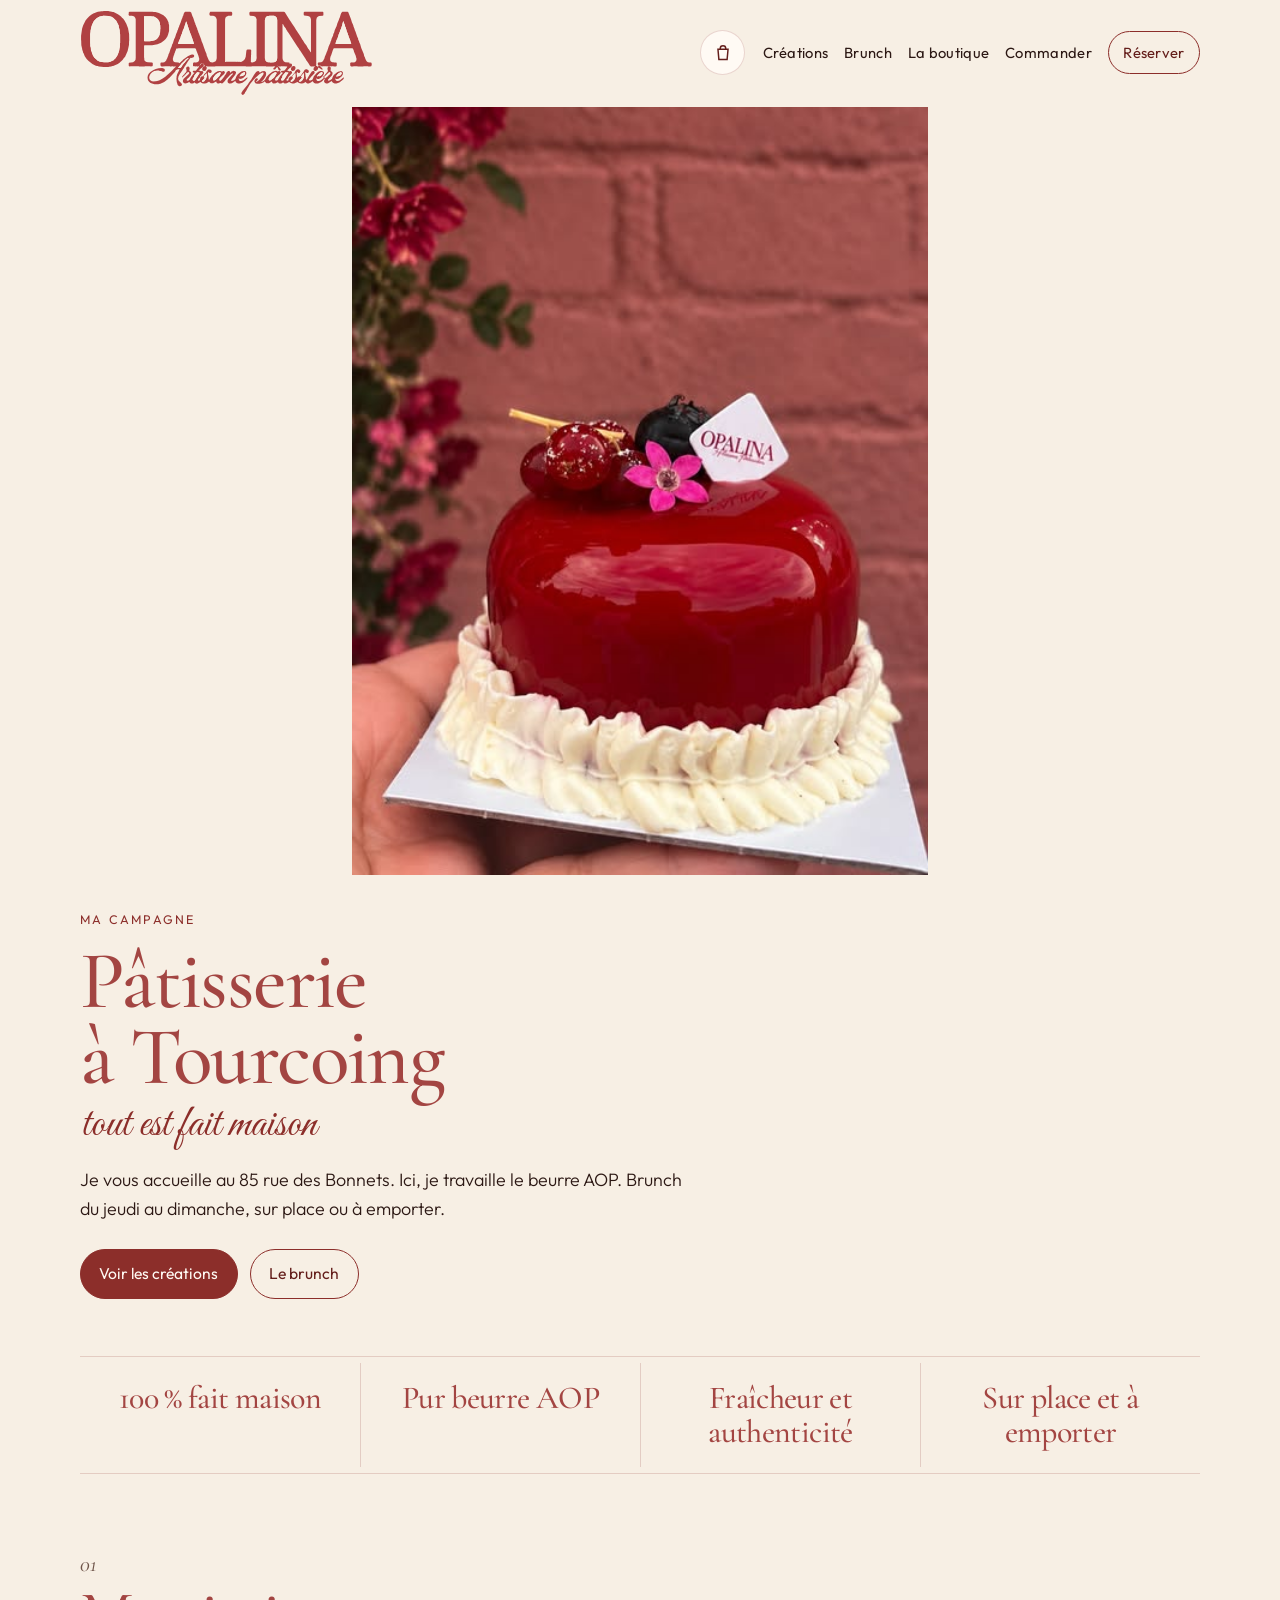
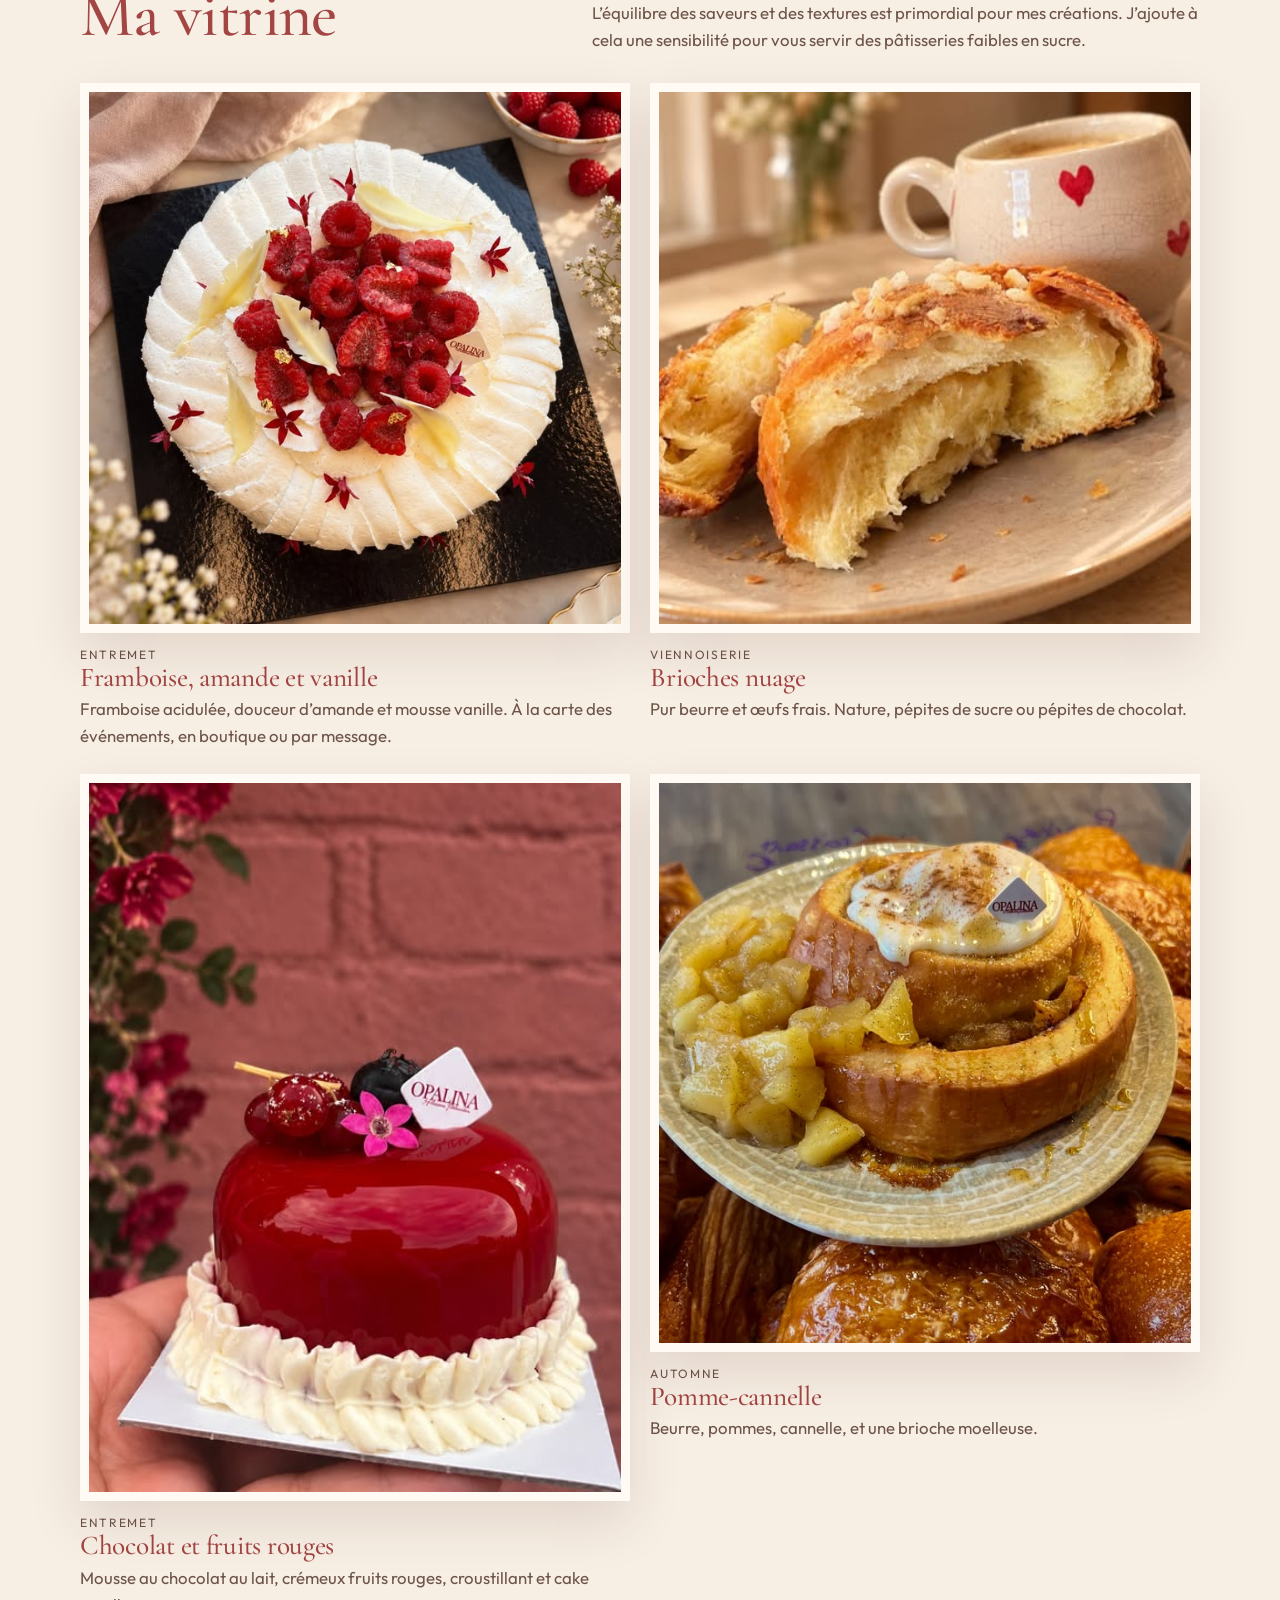
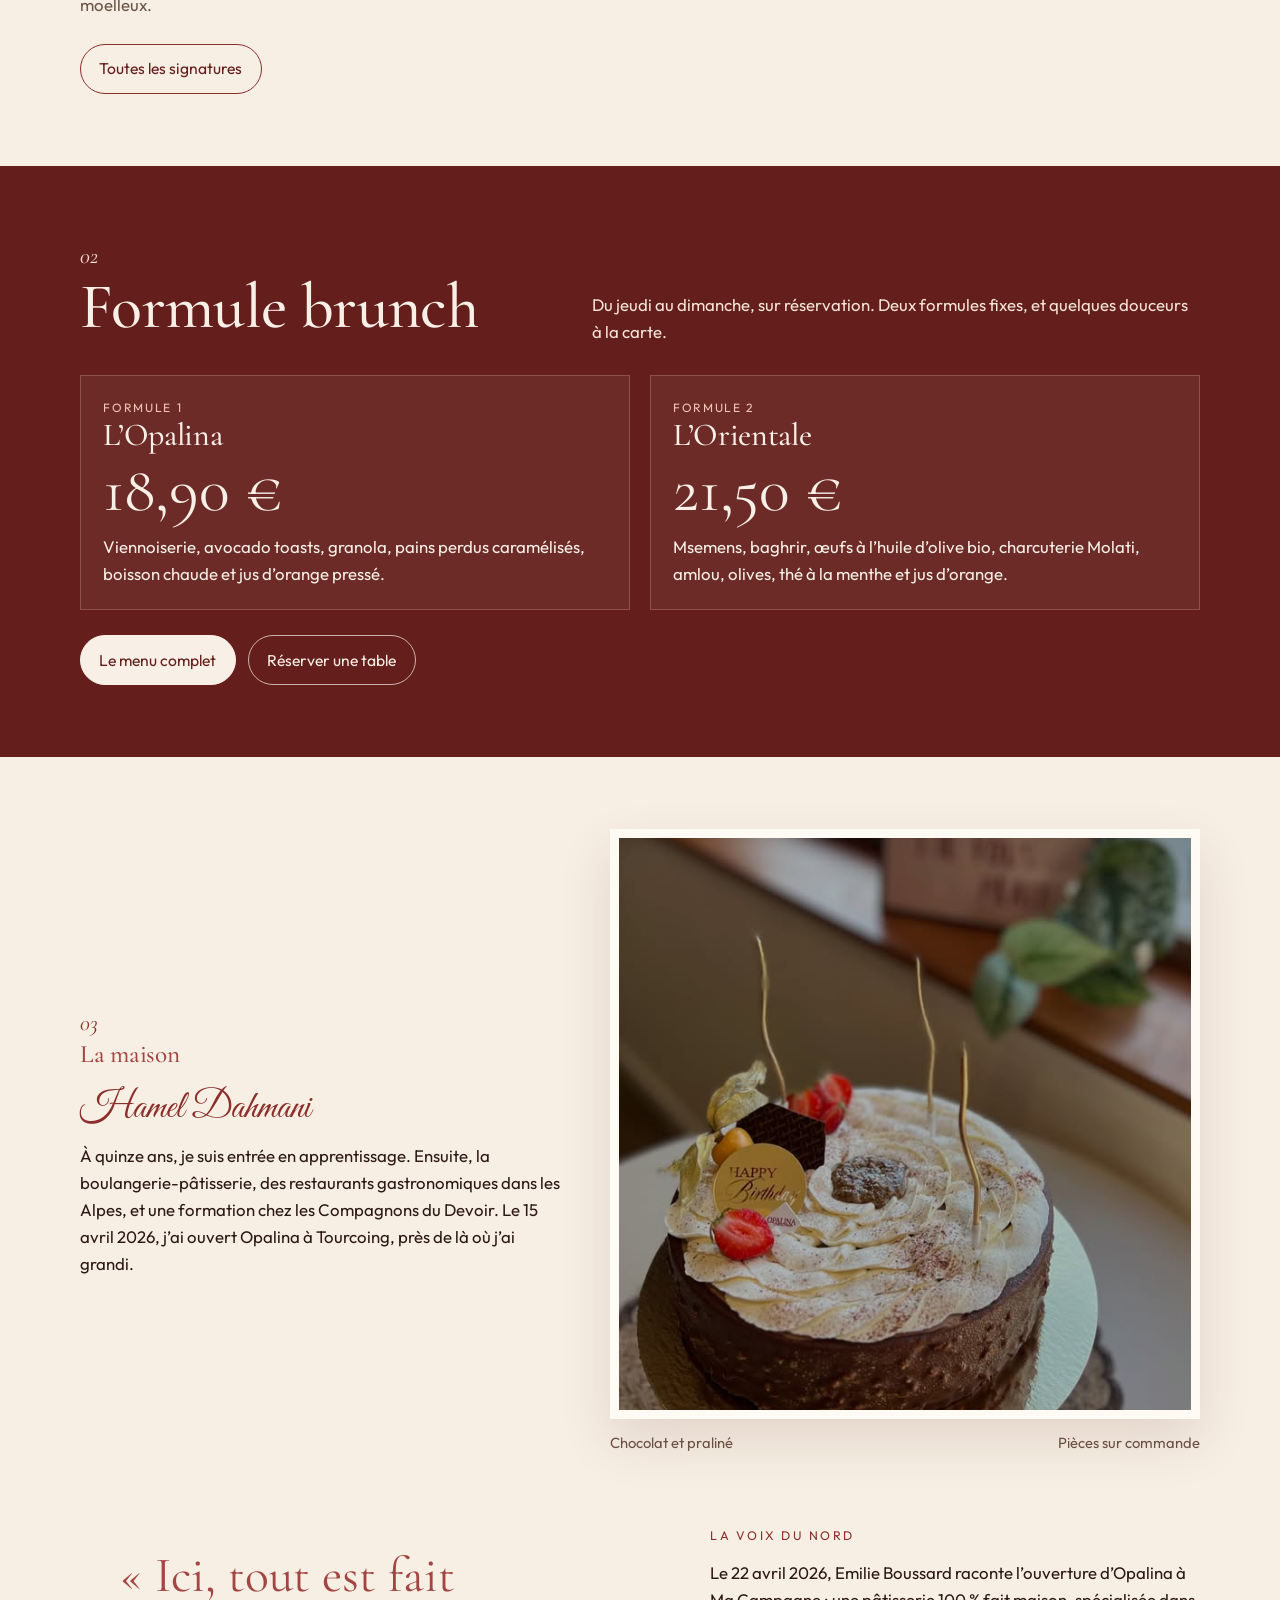
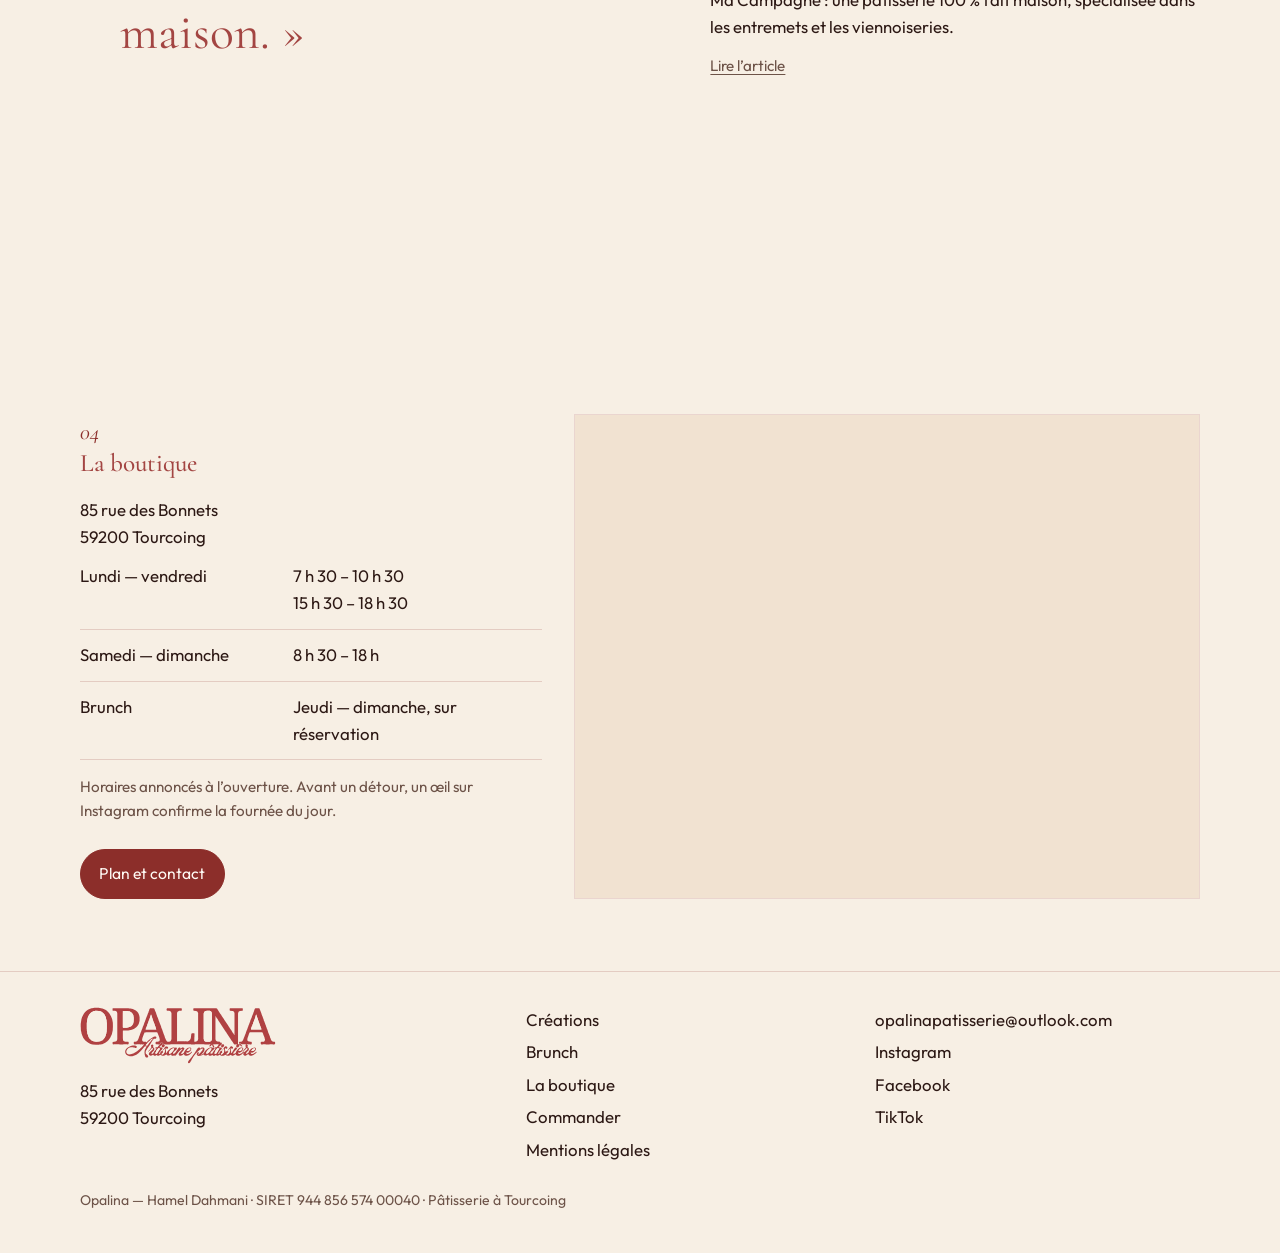
<file: index.html>
<!DOCTYPE html>
<html lang="fr">
<head>
  <meta charset="utf-8">
  <meta name="viewport" content="width=device-width, initial-scale=1">
  <title>Opalina — Pâtisserie à Tourcoing</title>
  <meta name="description" content="Opalina, la pâtisserie d’Hamel Dahmani au 85 rue des Bonnets à Tourcoing. Entremets et viennoiseries 100 % fait maison, pur beurre AOP, brunch du jeudi au dimanche.">
  <meta name="theme-color" content="#F7EFE4">
  <link rel="icon" href="favicon.svg" type="image/svg+xml">
  <link rel="preconnect" href="https://fonts.googleapis.com">
  <link rel="preconnect" href="https://fonts.gstatic.com" crossorigin>
  <link href="https://fonts.googleapis.com/css2?family=Cormorant+Garamond:ital,wght@0,500;0,600;1,500&family=Great+Vibes&family=Outfit:wght@300;400;500;600&display=swap" rel="stylesheet">
  <link rel="stylesheet" href="css/style.css?v=7">
  <script type="application/ld+json">
  {
    "@context": "https://schema.org",
    "@type": "Bakery",
    "name": "Opalina",
    "description": "Pâtisserie artisanale d’Hamel Dahmani à Tourcoing. Entremets et viennoiseries 100 % fait maison, au beurre AOP. Brunch du jeudi au dimanche sur réservation.",
    "servesCuisine": ["Pâtisserie", "Viennoiserie", "Brunch"],
    "email": "opalinapatisserie@outlook.com",
    "address": {
      "@type": "PostalAddress",
      "streetAddress": "85 rue des Bonnets",
      "postalCode": "59200",
      "addressLocality": "Tourcoing",
      "addressRegion": "Hauts-de-France",
      "addressCountry": "FR"
    },
    "geo": {
      "@type": "GeoCoordinates",
      "latitude": 50.705744,
      "longitude": 3.153078
    },
    "founder": {
      "@type": "Person",
      "name": "Hamel Dahmani"
    },
    "sameAs": [
      "https://www.instagram.com/opalinapatisserie/",
      "https://www.facebook.com/p/Opalina-Artisane-p%C3%A2tissi%C3%A8re-61570788502701/",
      "https://www.tiktok.com/@opalina.artisane"
    ],
    "openingHoursSpecification": [
      {
        "@type": "OpeningHoursSpecification",
        "dayOfWeek": ["Monday", "Tuesday", "Wednesday", "Thursday", "Friday"],
        "opens": "07:30",
        "closes": "10:30"
      },
      {
        "@type": "OpeningHoursSpecification",
        "dayOfWeek": ["Monday", "Tuesday", "Wednesday", "Thursday", "Friday"],
        "opens": "15:30",
        "closes": "18:30"
      },
      {
        "@type": "OpeningHoursSpecification",
        "dayOfWeek": ["Saturday", "Sunday"],
        "opens": "08:30",
        "closes": "18:00"
      }
    ]
  }
  </script>
</head>
<body data-page="accueil">
  <a class="skip" href="#contenu">Aller au contenu</a>
  <header class="site-header">
    <div class="header-inner">
      <a class="brand" href="index.html">
        <img class="brand-logo" src="assets/logo.svg" alt="Opalina, artisane pâtissière" width="553" height="163">
      </a>
      <button class="cart-toggle" type="button" aria-controls="order-panel" aria-expanded="false">
        <span class="sr-only">Ouvrir la commande</span>
        <svg viewBox="0 0 24 24" width="22" height="22" aria-hidden="true"><path fill="none" stroke="currentColor" stroke-width="1.6" d="M6.5 8h11l-1 11h-9l-1-11z"/><path fill="none" stroke="currentColor" stroke-width="1.6" d="M9 8V7a3 3 0 0 1 6 0v1"/></svg>
        <span class="cart-count" hidden>0</span>
      </button>
      <button class="nav-toggle" type="button" aria-expanded="false" aria-controls="site-nav">
        <span class="sr-only">Ouvrir le menu</span>
        <span></span>
      </button>
      <nav id="site-nav" class="site-nav" aria-label="Navigation principale">
        <a href="creations.html" data-nav="creations">Créations</a>
        <a href="brunch.html" data-nav="brunch">Brunch</a>
        <a href="boutique.html" data-nav="boutique">La boutique</a>
        <a href="commander.html" data-nav="commander">Commander</a>
        <a class="nav-cta" href="brunch.html#reserver">Réserver</a>
      </nav>
    </div>
  </header>

  <main id="contenu">
    <figure class="hero-cover">
      <img src="assets/photos/chocolat-fruits.jpg" width="480" height="640" alt="Entremet au miroir rouge, collerette de crème et fruits rouges." fetchpriority="high">
    </figure>
    <div class="wrap hero">
      <div>
        <p class="kicker">Ma Campagne</p>
        <h1>Pâtisserie<br>à Tourcoing</h1>
        <p class="script">tout est fait maison</p>
        <p class="lede">Je vous accueille au 85 rue des Bonnets. <br class="m">Ici, je travaille le beurre AOP. <br class="m">Brunch du jeudi au dimanche, sur place ou à emporter.</p>
        <div class="actions">
          <a class="btn btn-solid" href="creations.html">Voir les créations</a>
          <a class="btn btn-ghost" href="brunch.html">Le brunch</a>
        </div>
      </div>
    </div>

    <div class="wrap">
      <ul class="promises">
        <li>100&nbsp;% fait maison</li>
        <li>Pur beurre AOP</li>
        <li>Fraîcheur et authenticité</li>
        <li>Sur place et à emporter</li>
      </ul>
    </div>

    <section class="section">
      <div class="wrap">
        <div class="section-head">
          <div>
            <p class="index">01</p>
            <h2>Ma vitrine</h2>
          </div>
          <p>L’équilibre des saveurs et des textures est primordial pour mes créations. <br class="m">J’ajoute à cela une sensibilité pour vous servir des pâtisseries faibles en sucre.</p>
        </div>
        <div class="mosaic">
          <figure class="piece feature">
            <div class="frame portrait">
              <img src="assets/photos/framboise.jpg" width="640" height="640" alt="Grand entremet blanc couvert de framboises, d’éclats blancs et de petites fleurs." loading="lazy">
            </div>
            <figcaption>
              <p class="tag">Entremet</p>
              <h3>Framboise, amande et vanille</h3>
              <p>Framboise acidulée, douceur d’amande et mousse vanille. <br class="m">À la carte des événements, en boutique ou par message.</p>
            </figcaption>
          </figure>
          <figure class="piece">
            <div class="frame landscape">
              <img src="assets/photos/brioches.jpg" width="640" height="434" alt="Brioche coupée en deux, mie filante, grains de sucre et tasse de café." loading="lazy">
            </div>
            <figcaption>
              <p class="tag">Viennoiserie</p>
              <h3>Brioches nuage</h3>
              <p>Pur beurre et œufs frais. <br class="m">Nature, pépites de sucre ou pépites de chocolat.</p>
            </figcaption>
          </figure>
          <figure class="piece">
            <div class="frame square">
              <img src="assets/photos/chocolat-fruits.jpg" width="480" height="640" alt="Petit entremet au glaçage rouge brillant, crème et fruits rouges, tenu dans une main." loading="lazy">
            </div>
            <figcaption>
              <p class="tag">Entremet</p>
              <h3>Chocolat et fruits rouges</h3>
              <p>Mousse au chocolat au lait, crémeux fruits rouges, croustillant et cake moelleux.</p>
            </figcaption>
          </figure>
          <figure class="piece">
            <div class="frame square">
              <img src="assets/photos/pomme-cannelle.jpg" width="608" height="640" alt="Brioche roulée à la pomme et à la cannelle, crème et pommes fondantes." loading="lazy">
            </div>
            <figcaption>
              <p class="tag">Automne</p>
              <h3>Pomme-cannelle</h3>
              <p>Beurre, pommes, cannelle, et une brioche moelleuse.</p>
            </figcaption>
          </figure>
        </div>
        <div class="actions">
          <a class="btn btn-ghost" href="creations.html">Toutes les signatures</a>
        </div>
      </div>
    </section>

    <section class="band">
      <div class="wrap section">
        <div class="section-head">
          <div>
            <p class="index">02</p>
            <h2>Formule brunch</h2>
          </div>
          <p>Du jeudi au dimanche, sur réservation. <br class="m">Deux formules fixes, et quelques douceurs à la carte.</p>
        </div>
        <div class="brunch-grid">
          <article class="card">
            <p class="tag">Formule 1</p>
            <h3>L’Opalina</h3>
            <p class="price">18,90&nbsp;€</p>
            <p>Viennoiserie, avocado toasts, granola, pains perdus caramélisés, boisson chaude et jus d’orange pressé.</p>
          </article>
          <article class="card">
            <p class="tag">Formule 2</p>
            <h3>L’Orientale</h3>
            <p class="price">21,50&nbsp;€</p>
            <p>Msemens, baghrir, œufs à l’huile d’olive bio, charcuterie Molati, amlou, olives, thé à la menthe et jus d’orange.</p>
          </article>
        </div>
        <div class="actions">
          <a class="btn btn-solid" href="brunch.html">Le menu complet</a>
          <a class="btn btn-ghost" href="brunch.html#reserver">Réserver une table</a>
        </div>
      </div>
    </section>

    <section class="section">
      <div class="wrap split">
        <div>
          <p class="index">03</p>
          <h2>La maison</h2>
          <p class="script" style="font-size:2.4rem;display:block;margin:0.4rem 0 1rem;">Hamel Dahmani</p>
          <p>À quinze ans, je suis entrée en apprentissage. <br class="m">Ensuite, la boulangerie-pâtisserie, des restaurants gastronomiques dans les Alpes, et une formation chez les Compagnons du Devoir. <br class="m">Le 15 avril 2026, j’ai ouvert Opalina à Tourcoing, près de là où j’ai grandi.</p>
        </div>
        <figure class="hero-photo">
          <div class="frame square">
            <img src="assets/photos/praline.jpg" width="632" height="640" alt="Entremet chocolat et praliné décoré en pétales, préparé pour un anniversaire." loading="lazy">
          </div>
          <figcaption class="caption">
            <span>Chocolat et praliné</span>
            <span>Pièces sur commande</span>
          </figcaption>
        </figure>
      </div>
    </section>

    <section class="section" style="padding-top:0">
      <div class="wrap press">
        <blockquote>
          <p class="quote">«&nbsp;Ici, tout est fait maison.&nbsp;»</p>
        </blockquote>
        <div>
          <p class="kicker">La Voix du Nord</p>
          <p>Le 22 avril 2026, Emilie Boussard raconte l’ouverture d’Opalina à Ma Campagne&nbsp;: une pâtisserie 100&nbsp;% fait maison, spécialisée dans les entremets et les viennoiseries.</p>
          <p class="meta" style="margin-top:0.8rem"><a href="https://www.lavoixdunord.fr/1696668/article/2026-04-22/tourcoing-opalina-une-nouvelle-patisserie-100-fait-maison-ouvert-au-brun-pain" target="_blank" rel="noopener">Lire l’article</a></p>
        </div>
      </div>
    </section>

    <section class="section" id="avis" style="padding-top:0">
      <div class="wrap">
        <script src="https://elfsightcdn.com/platform.js" async></script>
        <div class="reviews-widget elfsight-app-6753b330-ef25-41c4-b0cc-ecd700899092" data-elfsight-app-lazy></div>
      </div>
    </section>

    <section class="section" style="padding-top:0">
      <div class="wrap visit">
        <div>
          <p class="index">04</p>
          <h2>La boutique</h2>
          <p>85 rue des Bonnets<br>59200 Tourcoing</p>
          <table class="hours">
            <caption class="sr-only">Horaires de la boutique</caption>
            <tbody>
              <tr>
                <th scope="row">Lundi — vendredi</th>
                <td>7&nbsp;h&nbsp;30 – 10&nbsp;h&nbsp;30<br>15&nbsp;h&nbsp;30 – 18&nbsp;h&nbsp;30</td>
              </tr>
              <tr>
                <th scope="row">Samedi — dimanche</th>
                <td>8&nbsp;h&nbsp;30 – 18&nbsp;h</td>
              </tr>
              <tr>
                <th scope="row">Brunch</th>
                <td>Jeudi — dimanche, sur réservation</td>
              </tr>
            </tbody>
          </table>
          <p class="meta" style="margin-top:0.9rem">Horaires annoncés à l’ouverture. <br class="m">Avant un détour, un œil sur Instagram confirme la fournée du jour.</p>
          <div class="actions">
            <a class="btn btn-solid" href="boutique.html">Plan et contact</a>
          </div>
        </div>
        <div class="map-frame">
          <iframe class="map" title="Carte : Opalina, 85 rue des Bonnets à Tourcoing" loading="lazy" referrerpolicy="no-referrer-when-downgrade" src="https://www.openstreetmap.org/export/embed.html?bbox=3.143078%2C50.700744%2C3.163078%2C50.710744&amp;layer=mapnik&amp;marker=50.705744%2C3.153078"></iframe>
        </div>
      </div>
    </section>
  </main>

  <footer class="site-footer">
    <div class="wrap footer-grid">
      <div>
        <img class="footer-logo" src="assets/logo.svg" alt="Opalina, artisane pâtissière" width="553" height="163">
        <p>85 rue des Bonnets<br>59200 Tourcoing</p>
      </div>
      <div class="footer-links">
        <a href="creations.html">Créations</a>
        <a href="brunch.html">Brunch</a>
        <a href="boutique.html">La boutique</a>
        <a href="commander.html">Commander</a>
        <a href="mentions-legales.html">Mentions légales</a>
      </div>
      <div class="footer-links">
        <a href="mailto:opalinapatisserie@outlook.com">opalinapatisserie@outlook.com</a>
        <a href="https://www.instagram.com/opalinapatisserie/" target="_blank" rel="noopener">Instagram</a>
        <a href="https://www.facebook.com/p/Opalina-Artisane-p%C3%A2tissi%C3%A8re-61570788502701/" target="_blank" rel="noopener">Facebook</a>
        <a href="https://www.tiktok.com/@opalina.artisane" target="_blank" rel="noopener">TikTok</a>
      </div>
    </div>
    <div class="wrap legal">
      <p>Opalina — Hamel Dahmani · SIRET 944&nbsp;856&nbsp;574&nbsp;00040 · Pâtisserie à Tourcoing</p>
    </div>
  </footer>
  <script src="js/main.js"></script>
  <script src="js/commande.js"></script>
</body>
</html>
</file>
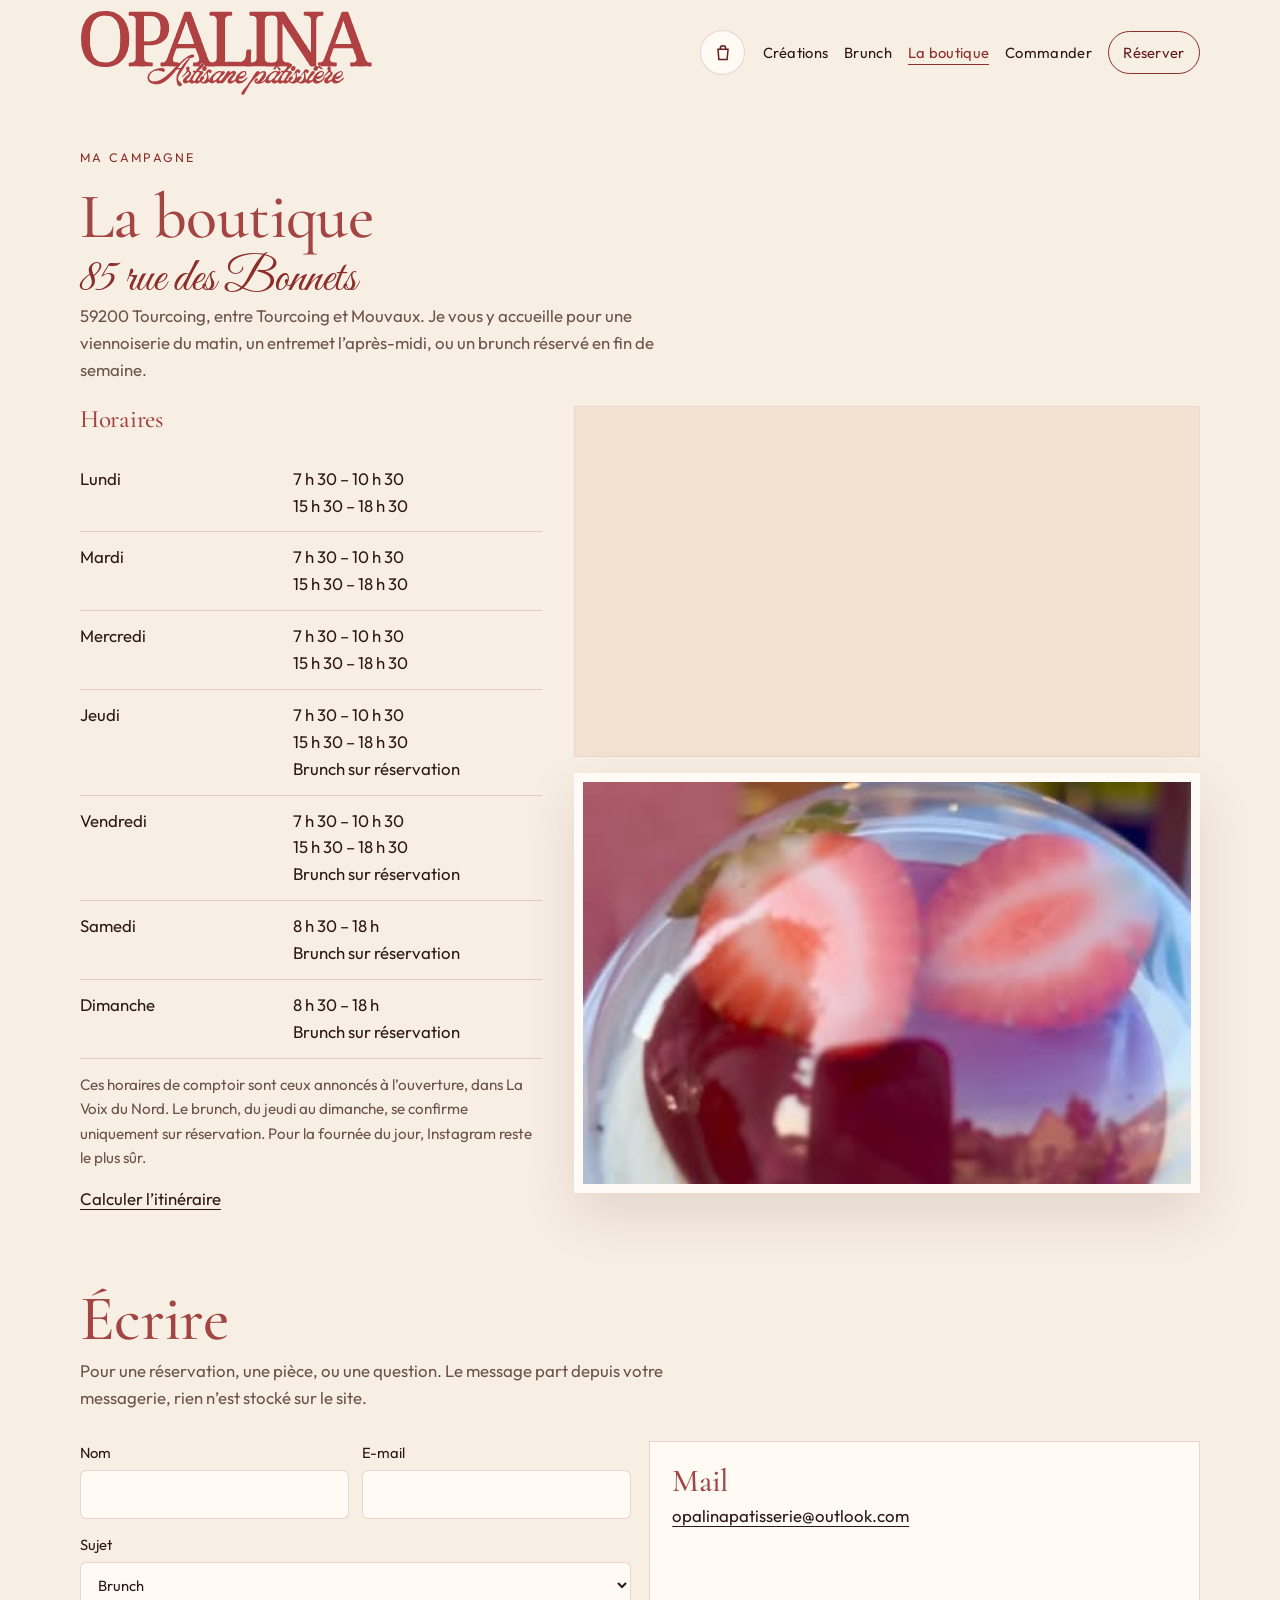
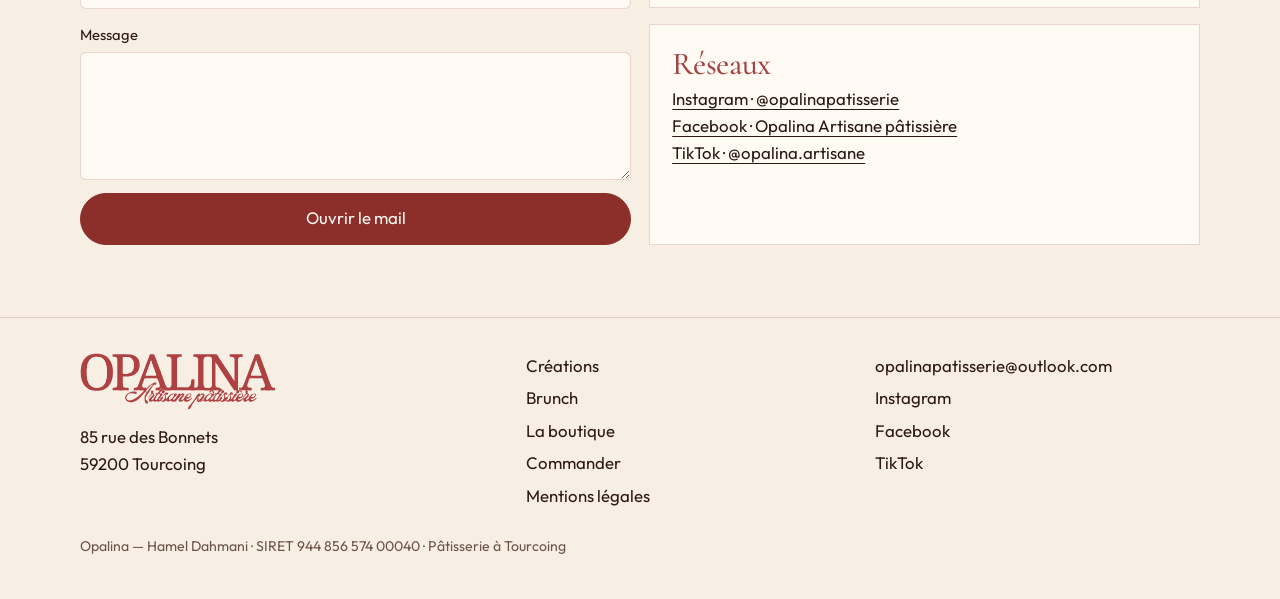
<file: boutique.html>
<!DOCTYPE html>
<html lang="fr">
<head>
  <meta charset="utf-8">
  <meta name="viewport" content="width=device-width, initial-scale=1">
  <title>La boutique — Opalina, 85 rue des Bonnets, Tourcoing</title>
  <meta name="description" content="Opalina, 85 rue des Bonnets, 59200 Tourcoing. Horaires, plan et contact pour la pâtisserie et le brunch d’Hamel Dahmani.">
  <meta name="theme-color" content="#F7EFE4">
  <link rel="icon" href="favicon.svg" type="image/svg+xml">
  <link rel="preconnect" href="https://fonts.googleapis.com">
  <link rel="preconnect" href="https://fonts.gstatic.com" crossorigin>
  <link href="https://fonts.googleapis.com/css2?family=Cormorant+Garamond:ital,wght@0,500;0,600;1,500&family=Great+Vibes&family=Outfit:wght@300;400;500;600&display=swap" rel="stylesheet">
  <link rel="stylesheet" href="css/style.css?v=7">
</head>
<body data-page="boutique">
  <a class="skip" href="#contenu">Aller au contenu</a>
  <header class="site-header">
    <div class="header-inner">
      <a class="brand" href="index.html">
        <img class="brand-logo" src="assets/logo.svg" alt="Opalina, artisane pâtissière" width="553" height="163">
      </a>
      <button class="cart-toggle" type="button" aria-controls="order-panel" aria-expanded="false">
        <span class="sr-only">Ouvrir la commande</span>
        <svg viewBox="0 0 24 24" width="22" height="22" aria-hidden="true"><path fill="none" stroke="currentColor" stroke-width="1.6" d="M6.5 8h11l-1 11h-9l-1-11z"/><path fill="none" stroke="currentColor" stroke-width="1.6" d="M9 8V7a3 3 0 0 1 6 0v1"/></svg>
        <span class="cart-count" hidden>0</span>
      </button>
      <button class="nav-toggle" type="button" aria-expanded="false" aria-controls="site-nav">
        <span class="sr-only">Ouvrir le menu</span>
        <span></span>
      </button>
      <nav id="site-nav" class="site-nav" aria-label="Navigation principale">
        <a href="creations.html" data-nav="creations">Créations</a>
        <a href="brunch.html" data-nav="brunch">Brunch</a>
        <a href="boutique.html" data-nav="boutique">La boutique</a>
        <a href="commander.html" data-nav="commander">Commander</a>
        <a class="nav-cta" href="brunch.html#reserver">Réserver</a>
      </nav>
    </div>
  </header>

  <main id="contenu">
    <div class="wrap page-hero page-title">
      <p class="kicker">Ma Campagne</p>
      <h1>La boutique</h1>
      <p class="script">85 rue des Bonnets</p>
      <p class="page-intro">59200 Tourcoing, entre Tourcoing et Mouvaux. <br class="m">Je vous y accueille pour une viennoiserie du matin, un entremet l’après-midi, ou un brunch réservé en fin de semaine.</p>
    </div>

    <section class="section" style="padding-top:0.4rem">
      <div class="wrap visit">
        <div>
          <h2>Horaires</h2>
          <table class="hours">
            <caption class="sr-only">Horaires d’ouverture</caption>
            <tbody>
              <tr>
                <th scope="row">Lundi</th>
                <td>7&nbsp;h&nbsp;30 – 10&nbsp;h&nbsp;30<br>15&nbsp;h&nbsp;30 – 18&nbsp;h&nbsp;30</td>
              </tr>
              <tr>
                <th scope="row">Mardi</th>
                <td>7&nbsp;h&nbsp;30 – 10&nbsp;h&nbsp;30<br>15&nbsp;h&nbsp;30 – 18&nbsp;h&nbsp;30</td>
              </tr>
              <tr>
                <th scope="row">Mercredi</th>
                <td>7&nbsp;h&nbsp;30 – 10&nbsp;h&nbsp;30<br>15&nbsp;h&nbsp;30 – 18&nbsp;h&nbsp;30</td>
              </tr>
              <tr>
                <th scope="row">Jeudi</th>
                <td>7&nbsp;h&nbsp;30 – 10&nbsp;h&nbsp;30<br>15&nbsp;h&nbsp;30 – 18&nbsp;h&nbsp;30<br>Brunch sur réservation</td>
              </tr>
              <tr>
                <th scope="row">Vendredi</th>
                <td>7&nbsp;h&nbsp;30 – 10&nbsp;h&nbsp;30<br>15&nbsp;h&nbsp;30 – 18&nbsp;h&nbsp;30<br>Brunch sur réservation</td>
              </tr>
              <tr>
                <th scope="row">Samedi</th>
                <td>8&nbsp;h&nbsp;30 – 18&nbsp;h<br>Brunch sur réservation</td>
              </tr>
              <tr>
                <th scope="row">Dimanche</th>
                <td>8&nbsp;h&nbsp;30 – 18&nbsp;h<br>Brunch sur réservation</td>
              </tr>
            </tbody>
          </table>
          <p class="meta" style="margin-top:0.9rem">Ces horaires de comptoir sont ceux annoncés à l’ouverture, dans La Voix du Nord. <br class="m">Le brunch, du jeudi au dimanche, se confirme uniquement sur réservation. <br class="m">Pour la fournée du jour, Instagram reste le plus sûr.</p>
          <p style="margin-top:1rem"><a href="https://www.google.com/maps/dir/?api=1&amp;destination=85%20Rue%20des%20Bonnets%2059200%20Tourcoing" target="_blank" rel="noopener">Calculer l’itinéraire</a></p>
        </div>
        <div class="stack">
          <div class="map-frame">
            <iframe class="map" title="Carte : Opalina, 85 rue des Bonnets à Tourcoing" loading="lazy" referrerpolicy="no-referrer-when-downgrade" src="https://www.openstreetmap.org/export/embed.html?bbox=3.143078%2C50.700744%2C3.163078%2C50.710744&amp;layer=mapnik&amp;marker=50.705744%2C3.153078"></iframe>
          </div>
          <figure class="piece">
            <div class="frame portrait" style="max-height:420px">
              <img src="assets/photos/cheesecake.jpg" width="360" height="640" alt="Dessert aux fraises tenu devant la vitre de la boutique Opalina." loading="lazy">
            </div>
          </figure>
        </div>
      </div>
    </section>

    <section class="section" id="ecrire" style="padding-top:0">
      <div class="wrap">
        <div class="section-head">
          <div>
            <h2>Écrire</h2>
            <p>Pour une réservation, une pièce, ou une question. <br class="m">Le message part depuis votre messagerie, rien n’est stocké sur le site.</p>
          </div>
        </div>
        <div class="cards-2">
          <form data-mailto data-subject="Message pour Opalina" action="mailto:opalinapatisserie@outlook.com" method="post" enctype="text/plain">
            <div class="form-row">
              <label>Nom
                <input name="Nom" type="text" autocomplete="name" required>
              </label>
              <label>E-mail
                <input name="E-mail" type="email" autocomplete="email" required>
              </label>
            </div>
            <label>Sujet
              <select name="Sujet">
                <option>Brunch</option>
                <option>Pièce ou événement</option>
                <option>Question</option>
              </select>
            </label>
            <label>Message
              <textarea name="Message" required></textarea>
            </label>
            <button class="btn btn-solid" type="submit">Ouvrir le mail</button>
            <p class="form-status" hidden>Votre messagerie va s’ouvrir. <br class="m">Sinon, écrivez à opalinapatisserie@outlook.com.</p>
          </form>
          <div class="stack">
            <article class="card">
              <h3>Mail</h3>
              <p><a href="mailto:opalinapatisserie@outlook.com">opalinapatisserie@outlook.com</a></p>
            </article>
            <article class="card">
              <h3>Réseaux</h3>
              <p><a href="https://www.instagram.com/opalinapatisserie/" target="_blank" rel="noopener">Instagram · @opalinapatisserie</a></p>
              <p><a href="https://www.facebook.com/p/Opalina-Artisane-p%C3%A2tissi%C3%A8re-61570788502701/" target="_blank" rel="noopener">Facebook · Opalina Artisane pâtissière</a></p>
              <p><a href="https://www.tiktok.com/@opalina.artisane" target="_blank" rel="noopener">TikTok · @opalina.artisane</a></p>
            </article>
          </div>
        </div>
      </div>
    </section>
  </main>

  <footer class="site-footer">
    <div class="wrap footer-grid">
      <div>
        <img class="footer-logo" src="assets/logo.svg" alt="Opalina, artisane pâtissière" width="553" height="163">
        <p>85 rue des Bonnets<br>59200 Tourcoing</p>
      </div>
      <div class="footer-links">
        <a href="creations.html">Créations</a>
        <a href="brunch.html">Brunch</a>
        <a href="boutique.html">La boutique</a>
        <a href="commander.html">Commander</a>
        <a href="mentions-legales.html">Mentions légales</a>
      </div>
      <div class="footer-links">
        <a href="mailto:opalinapatisserie@outlook.com">opalinapatisserie@outlook.com</a>
        <a href="https://www.instagram.com/opalinapatisserie/" target="_blank" rel="noopener">Instagram</a>
        <a href="https://www.facebook.com/p/Opalina-Artisane-p%C3%A2tissi%C3%A8re-61570788502701/" target="_blank" rel="noopener">Facebook</a>
        <a href="https://www.tiktok.com/@opalina.artisane" target="_blank" rel="noopener">TikTok</a>
      </div>
    </div>
    <div class="wrap legal">
      <p>Opalina — Hamel Dahmani · SIRET 944&nbsp;856&nbsp;574&nbsp;00040 · Pâtisserie à Tourcoing</p>
    </div>
  </footer>
  <script src="js/main.js"></script>
  <script src="js/commande.js"></script>
</body>
</html>
</file>
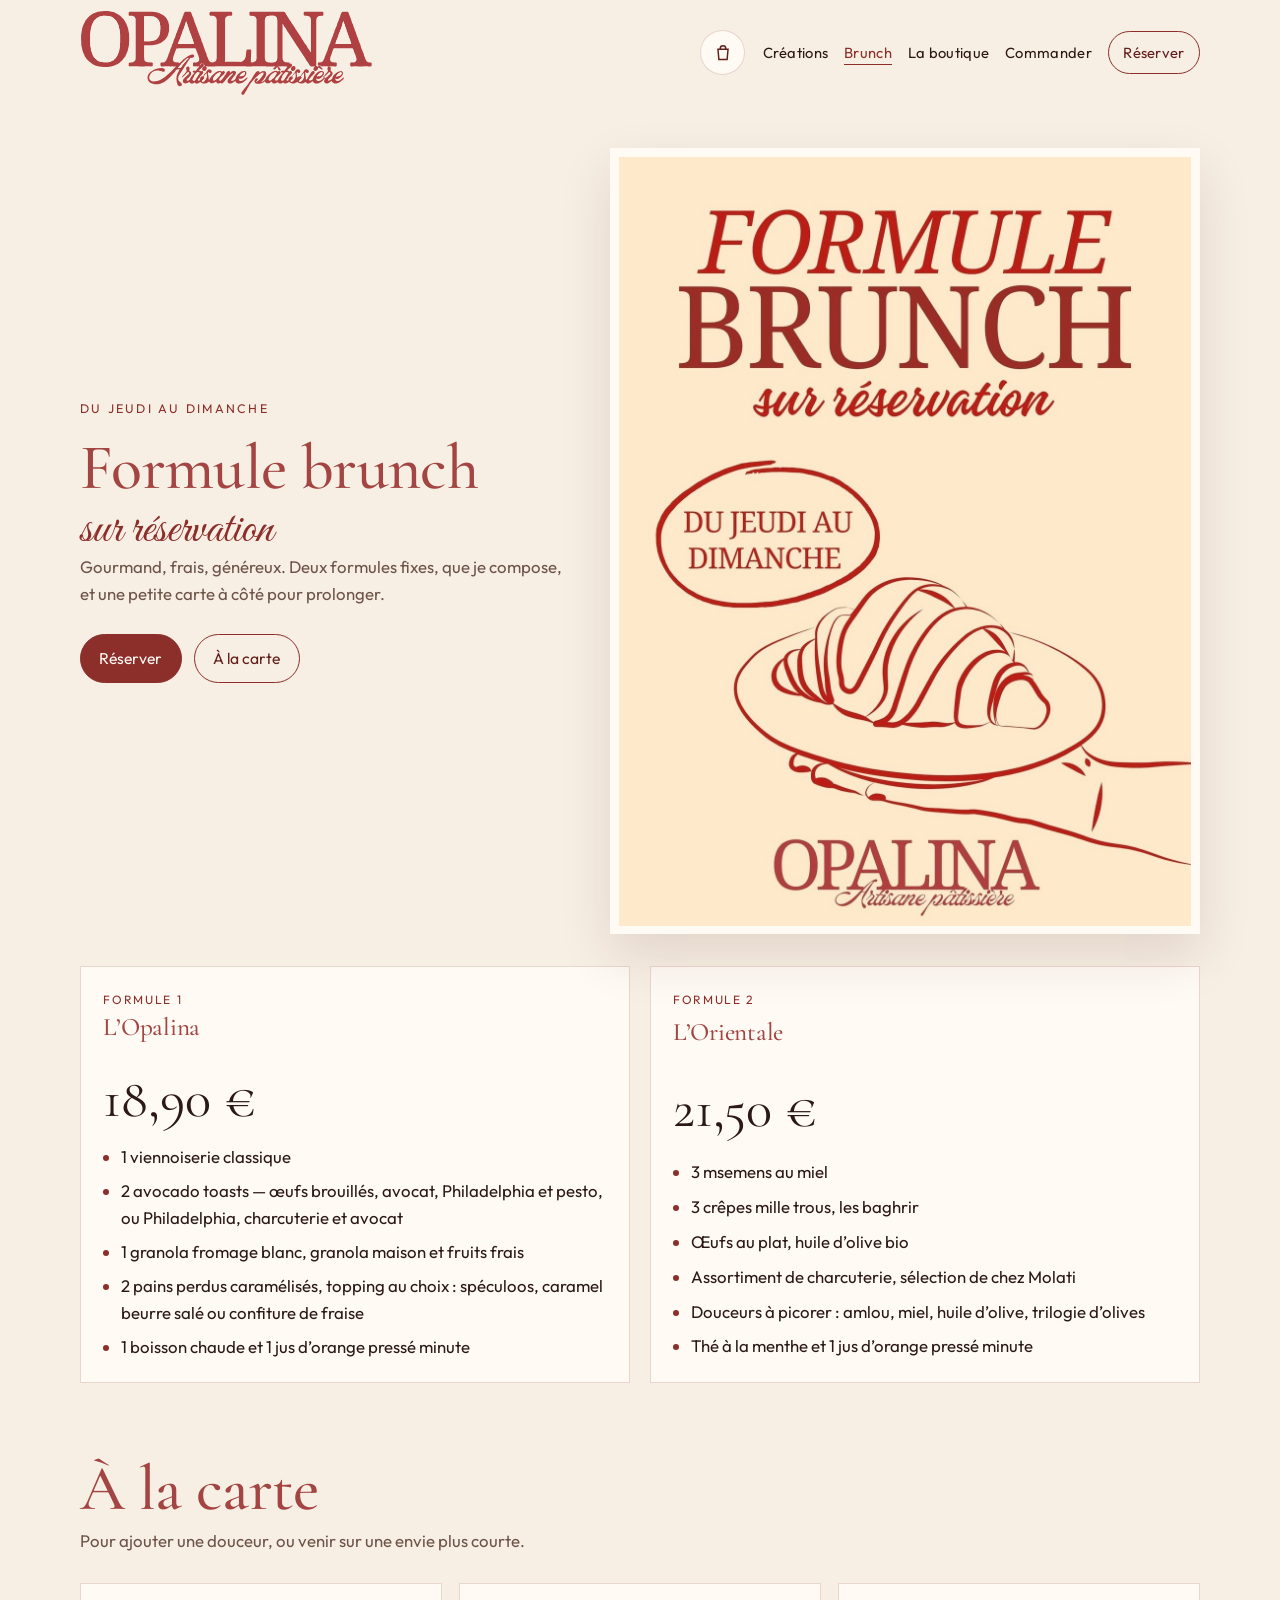
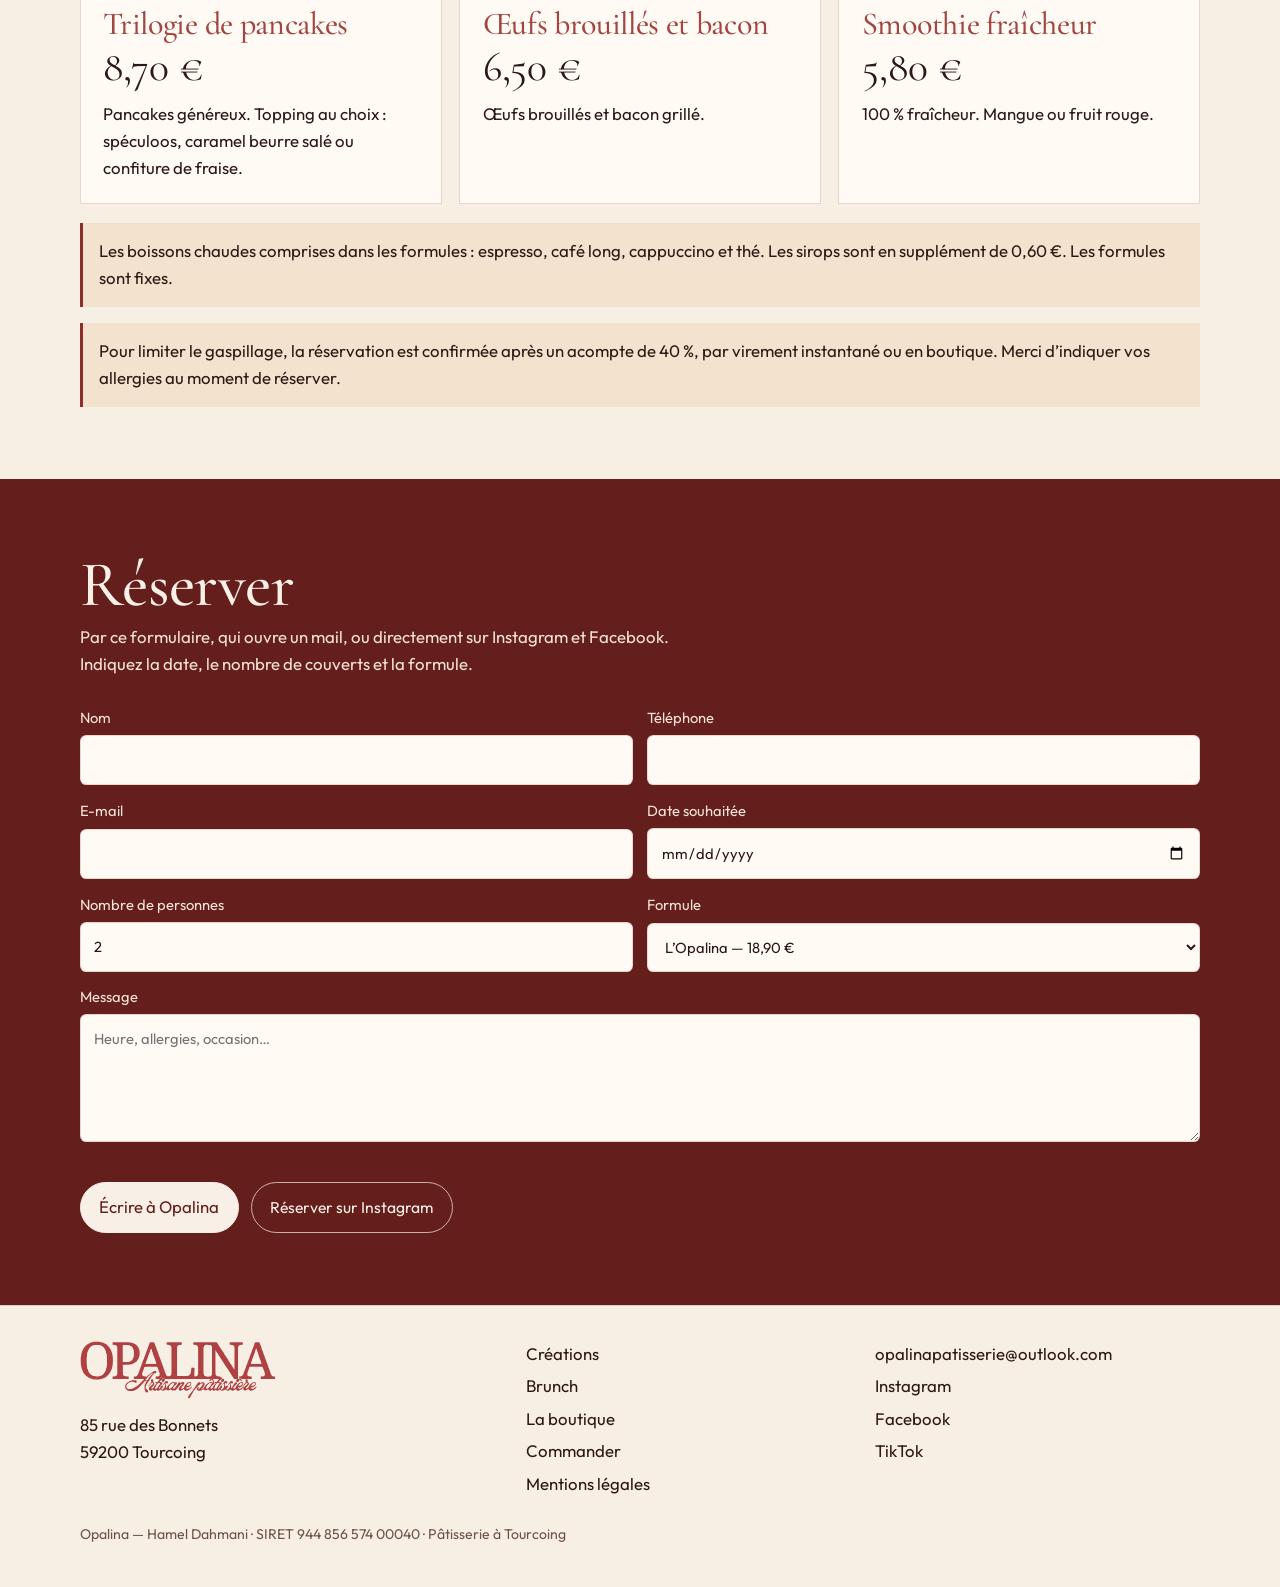
<file: brunch.html>
<!DOCTYPE html>
<html lang="fr">
<head>
  <meta charset="utf-8">
  <meta name="viewport" content="width=device-width, initial-scale=1">
  <title>Brunch — Opalina, Tourcoing</title>
  <meta name="description" content="Brunch fait maison chez Opalina à Tourcoing, du jeudi au dimanche sur réservation. L’Opalina 18,90 € et L’Orientale 21,50 €.">
  <meta name="theme-color" content="#F7EFE4">
  <link rel="icon" href="favicon.svg" type="image/svg+xml">
  <link rel="preconnect" href="https://fonts.googleapis.com">
  <link rel="preconnect" href="https://fonts.gstatic.com" crossorigin>
  <link href="https://fonts.googleapis.com/css2?family=Cormorant+Garamond:ital,wght@0,500;0,600;1,500&family=Great+Vibes&family=Outfit:wght@300;400;500;600&display=swap" rel="stylesheet">
  <link rel="stylesheet" href="css/style.css?v=7">
</head>
<body data-page="brunch">
  <a class="skip" href="#contenu">Aller au contenu</a>
  <header class="site-header">
    <div class="header-inner">
      <a class="brand" href="index.html">
        <img class="brand-logo" src="assets/logo.svg" alt="Opalina, artisane pâtissière" width="553" height="163">
      </a>
      <button class="cart-toggle" type="button" aria-controls="order-panel" aria-expanded="false">
        <span class="sr-only">Ouvrir la commande</span>
        <svg viewBox="0 0 24 24" width="22" height="22" aria-hidden="true"><path fill="none" stroke="currentColor" stroke-width="1.6" d="M6.5 8h11l-1 11h-9l-1-11z"/><path fill="none" stroke="currentColor" stroke-width="1.6" d="M9 8V7a3 3 0 0 1 6 0v1"/></svg>
        <span class="cart-count" hidden>0</span>
      </button>
      <button class="nav-toggle" type="button" aria-expanded="false" aria-controls="site-nav">
        <span class="sr-only">Ouvrir le menu</span>
        <span></span>
      </button>
      <nav id="site-nav" class="site-nav" aria-label="Navigation principale">
        <a href="creations.html" data-nav="creations">Créations</a>
        <a href="brunch.html" data-nav="brunch">Brunch</a>
        <a href="boutique.html" data-nav="boutique">La boutique</a>
        <a href="commander.html" data-nav="commander">Commander</a>
        <a class="nav-cta" href="#reserver">Réserver</a>
      </nav>
    </div>
  </header>

  <main id="contenu">
    <div class="wrap page-hero">
      <div class="split">
        <div class="page-title">
          <p class="kicker">Du jeudi au dimanche</p>
          <h1>Formule brunch</h1>
          <p class="script">sur réservation</p>
          <p class="page-intro">Gourmand, frais, généreux. <br class="m">Deux formules fixes, que je compose, et une petite carte à côté pour prolonger.</p>
          <div class="actions">
            <a class="btn btn-solid" href="#reserver">Réserver</a>
            <a class="btn btn-ghost" href="#carte">À la carte</a>
          </div>
        </div>
        <figure class="hero-photo">
          <div class="frame poster">
            <img src="assets/photos/affiche-brunch.jpg" width="1170" height="1560" alt="Affiche Opalina : Formule brunch sur réservation, du jeudi au dimanche.">
          </div>
        </figure>
      </div>
    </div>

    <section class="section" style="padding-top:1rem">
      <div class="wrap formula-grid">
        <article class="card formula">
          <p class="tag">Formule 1</p>
          <h2>L’Opalina</h2>
          <p class="price">18,90&nbsp;€</p>
          <ul>
            <li>1 viennoiserie classique</li>
            <li>2 avocado toasts — œufs brouillés, avocat, Philadelphia et pesto, ou Philadelphia, charcuterie et avocat</li>
            <li>1 granola fromage blanc, granola maison et fruits frais</li>
            <li>2 pains perdus caramélisés, topping au choix&nbsp;: spéculoos, caramel beurre salé ou confiture de fraise</li>
            <li>1 boisson chaude et 1 jus d’orange pressé minute</li>
          </ul>
        </article>
        <article class="card formula">
          <p class="tag">Formule 2</p>
          <h2>L’Orientale</h2>
          <p class="price">21,50&nbsp;€</p>
          <ul>
            <li>3 msemens au miel</li>
            <li>3 crêpes mille trous, les baghrir</li>
            <li>Œufs au plat, huile d’olive bio</li>
            <li>Assortiment de charcuterie, sélection de chez Molati</li>
            <li>Douceurs à picorer&nbsp;: amlou, miel, huile d’olive, trilogie d’olives</li>
            <li>Thé à la menthe et 1 jus d’orange pressé minute</li>
          </ul>
        </article>
      </div>
    </section>

    <section class="section" id="carte" style="padding-top:0">
      <div class="wrap">
        <div class="section-head">
          <div>
            <h2>À la carte</h2>
            <p>Pour ajouter une douceur, ou venir sur une envie plus courte.</p>
          </div>
        </div>
        <div class="cards-3">
          <article class="card">
            <h3>Trilogie de pancakes</h3>
            <p class="price" style="font-size:2.6rem">8,70&nbsp;€</p>
            <p>Pancakes généreux. <br class="m">Topping au choix&nbsp;: spéculoos, caramel beurre salé ou confiture de fraise.</p>
          </article>
          <article class="card">
            <h3>Œufs brouillés et bacon</h3>
            <p class="price" style="font-size:2.6rem">6,50&nbsp;€</p>
            <p>Œufs brouillés et bacon grillé.</p>
          </article>
          <article class="card">
            <h3>Smoothie fraîcheur</h3>
            <p class="price" style="font-size:2.6rem">5,80&nbsp;€</p>
            <p>100&nbsp;% fraîcheur. <br class="m">Mangue ou fruit rouge.</p>
          </article>
        </div>
        <div class="stack" style="margin-top:1.2rem">
          <p class="note">Les boissons chaudes comprises dans les formules&nbsp;: espresso, café long, cappuccino et thé. <br class="m">Les sirops sont en supplément de 0,60&nbsp;€. <br class="m">Les formules sont fixes.</p>
          <p class="note">Pour limiter le gaspillage, la réservation est confirmée après un acompte de 40&nbsp;%, par virement instantané ou en boutique. <br class="m">Merci d’indiquer vos allergies au moment de réserver.</p>
        </div>
      </div>
    </section>

    <section class="section band" id="reserver">
      <div class="wrap">
        <div class="section-head">
          <div>
            <h2>Réserver</h2>
            <p>Par ce formulaire, qui ouvre un mail, ou directement sur Instagram et Facebook. <br class="m">Indiquez la date, le nombre de couverts et la formule.</p>
          </div>
        </div>
        <form data-mailto data-subject="Réservation brunch Opalina" action="mailto:opalinapatisserie@outlook.com" method="post" enctype="text/plain">
          <div class="form-row">
            <label>Nom
              <input name="Nom" type="text" autocomplete="name" required>
            </label>
            <label>Téléphone
              <input name="Téléphone" type="tel" autocomplete="tel">
            </label>
          </div>
          <div class="form-row">
            <label>E-mail
              <input name="E-mail" type="email" autocomplete="email" required>
            </label>
            <label>Date souhaitée
              <input name="Date" type="date" required>
            </label>
          </div>
          <div class="form-row">
            <label>Nombre de personnes
              <input name="Personnes" type="number" min="1" max="20" value="2" required>
            </label>
            <label>Formule
              <select name="Formule">
                <option>L’Opalina — 18,90 €</option>
                <option>L’Orientale — 21,50 €</option>
                <option>À la carte</option>
                <option>Pièce ou événement</option>
              </select>
            </label>
          </div>
          <label>Message
            <textarea name="Message" placeholder="Heure, allergies, occasion…"></textarea>
          </label>
          <div class="actions">
            <button class="btn btn-solid" type="submit">Écrire à Opalina</button>
            <a class="btn btn-ghost" href="https://www.instagram.com/opalinapatisserie/" target="_blank" rel="noopener">Réserver sur Instagram</a>
          </div>
          <p class="form-status" hidden>Votre messagerie va s’ouvrir avec le message prêt à envoyer. <br class="m">S’il ne s’ouvre pas, écrivez à opalinapatisserie@outlook.com.</p>
        </form>
      </div>
    </section>
  </main>

  <footer class="site-footer">
    <div class="wrap footer-grid">
      <div>
        <img class="footer-logo" src="assets/logo.svg" alt="Opalina, artisane pâtissière" width="553" height="163">
        <p>85 rue des Bonnets<br>59200 Tourcoing</p>
      </div>
      <div class="footer-links">
        <a href="creations.html">Créations</a>
        <a href="brunch.html">Brunch</a>
        <a href="boutique.html">La boutique</a>
        <a href="commander.html">Commander</a>
        <a href="mentions-legales.html">Mentions légales</a>
      </div>
      <div class="footer-links">
        <a href="mailto:opalinapatisserie@outlook.com">opalinapatisserie@outlook.com</a>
        <a href="https://www.instagram.com/opalinapatisserie/" target="_blank" rel="noopener">Instagram</a>
        <a href="https://www.facebook.com/p/Opalina-Artisane-p%C3%A2tissi%C3%A8re-61570788502701/" target="_blank" rel="noopener">Facebook</a>
        <a href="https://www.tiktok.com/@opalina.artisane" target="_blank" rel="noopener">TikTok</a>
      </div>
    </div>
    <div class="wrap legal">
      <p>Opalina — Hamel Dahmani · SIRET 944&nbsp;856&nbsp;574&nbsp;00040 · Pâtisserie à Tourcoing</p>
    </div>
  </footer>
  <script src="js/main.js"></script>
  <script src="js/commande.js"></script>
</body>
</html>
</file>
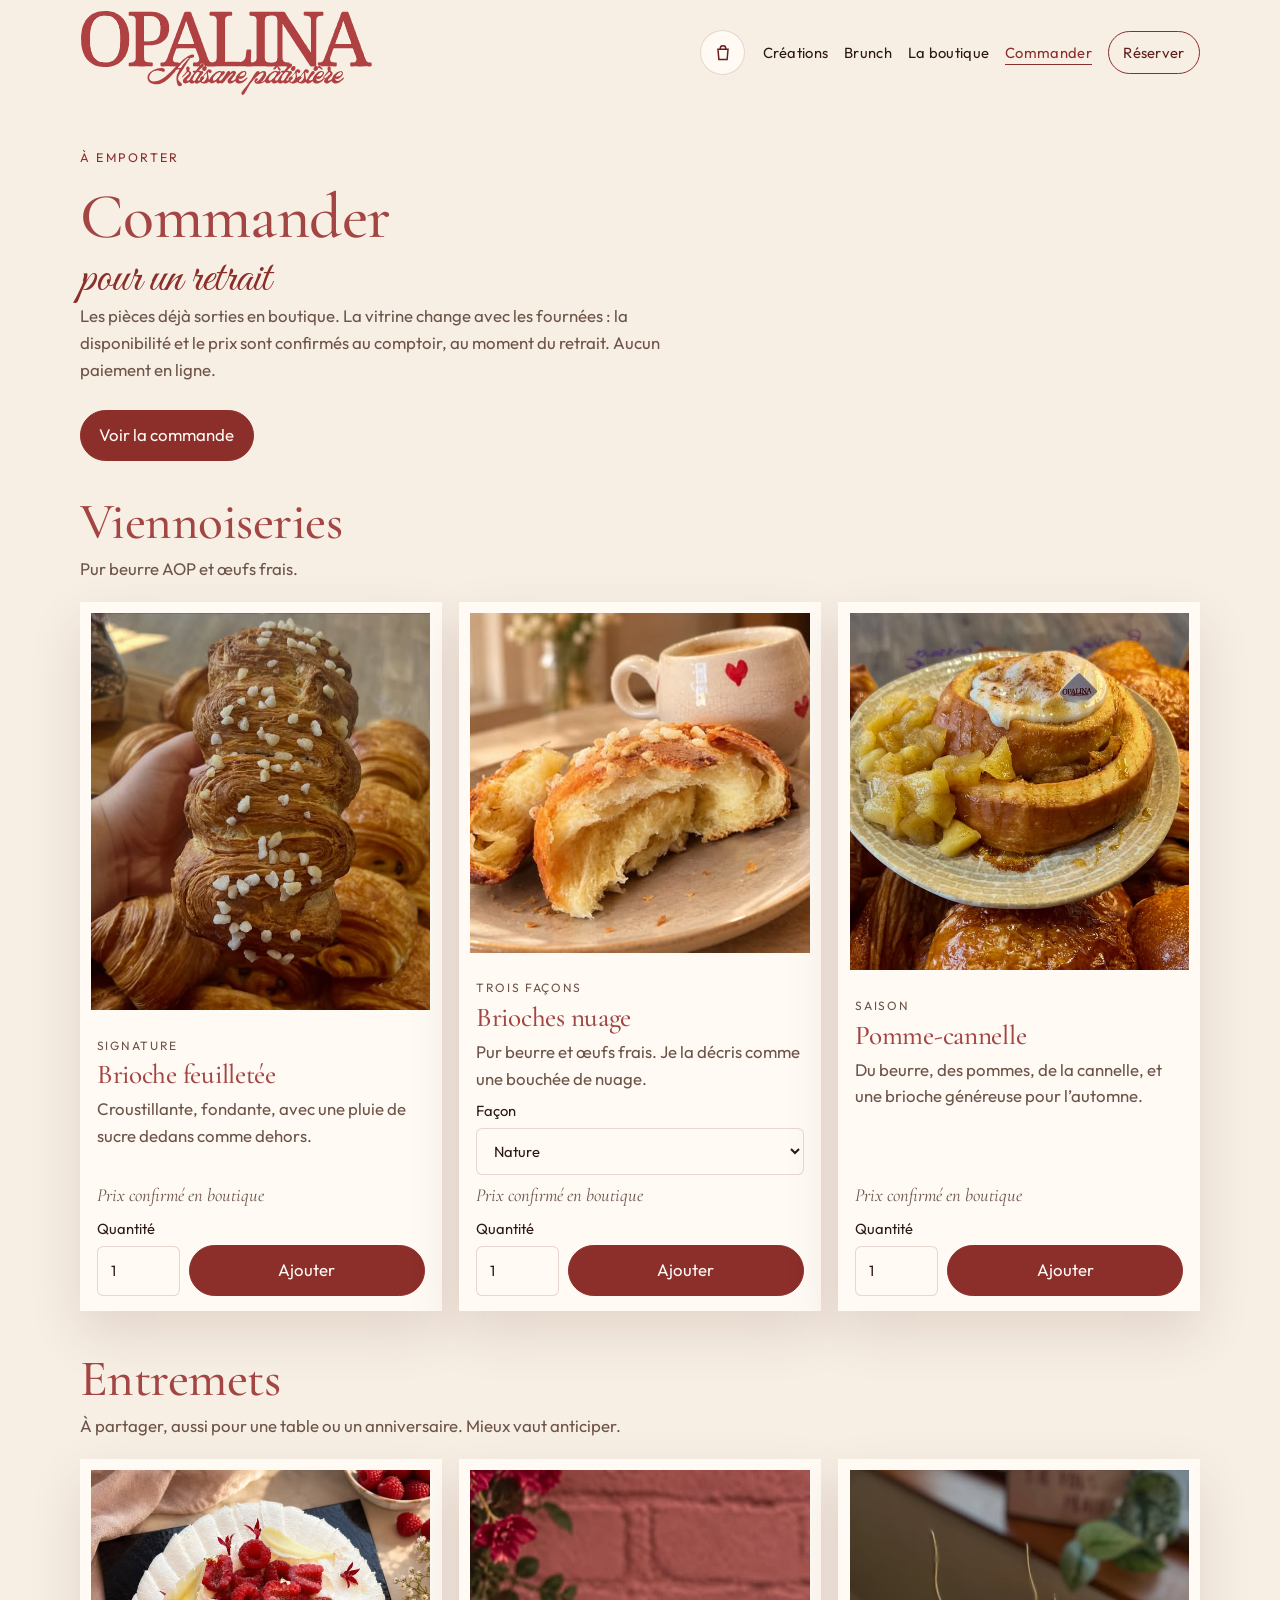
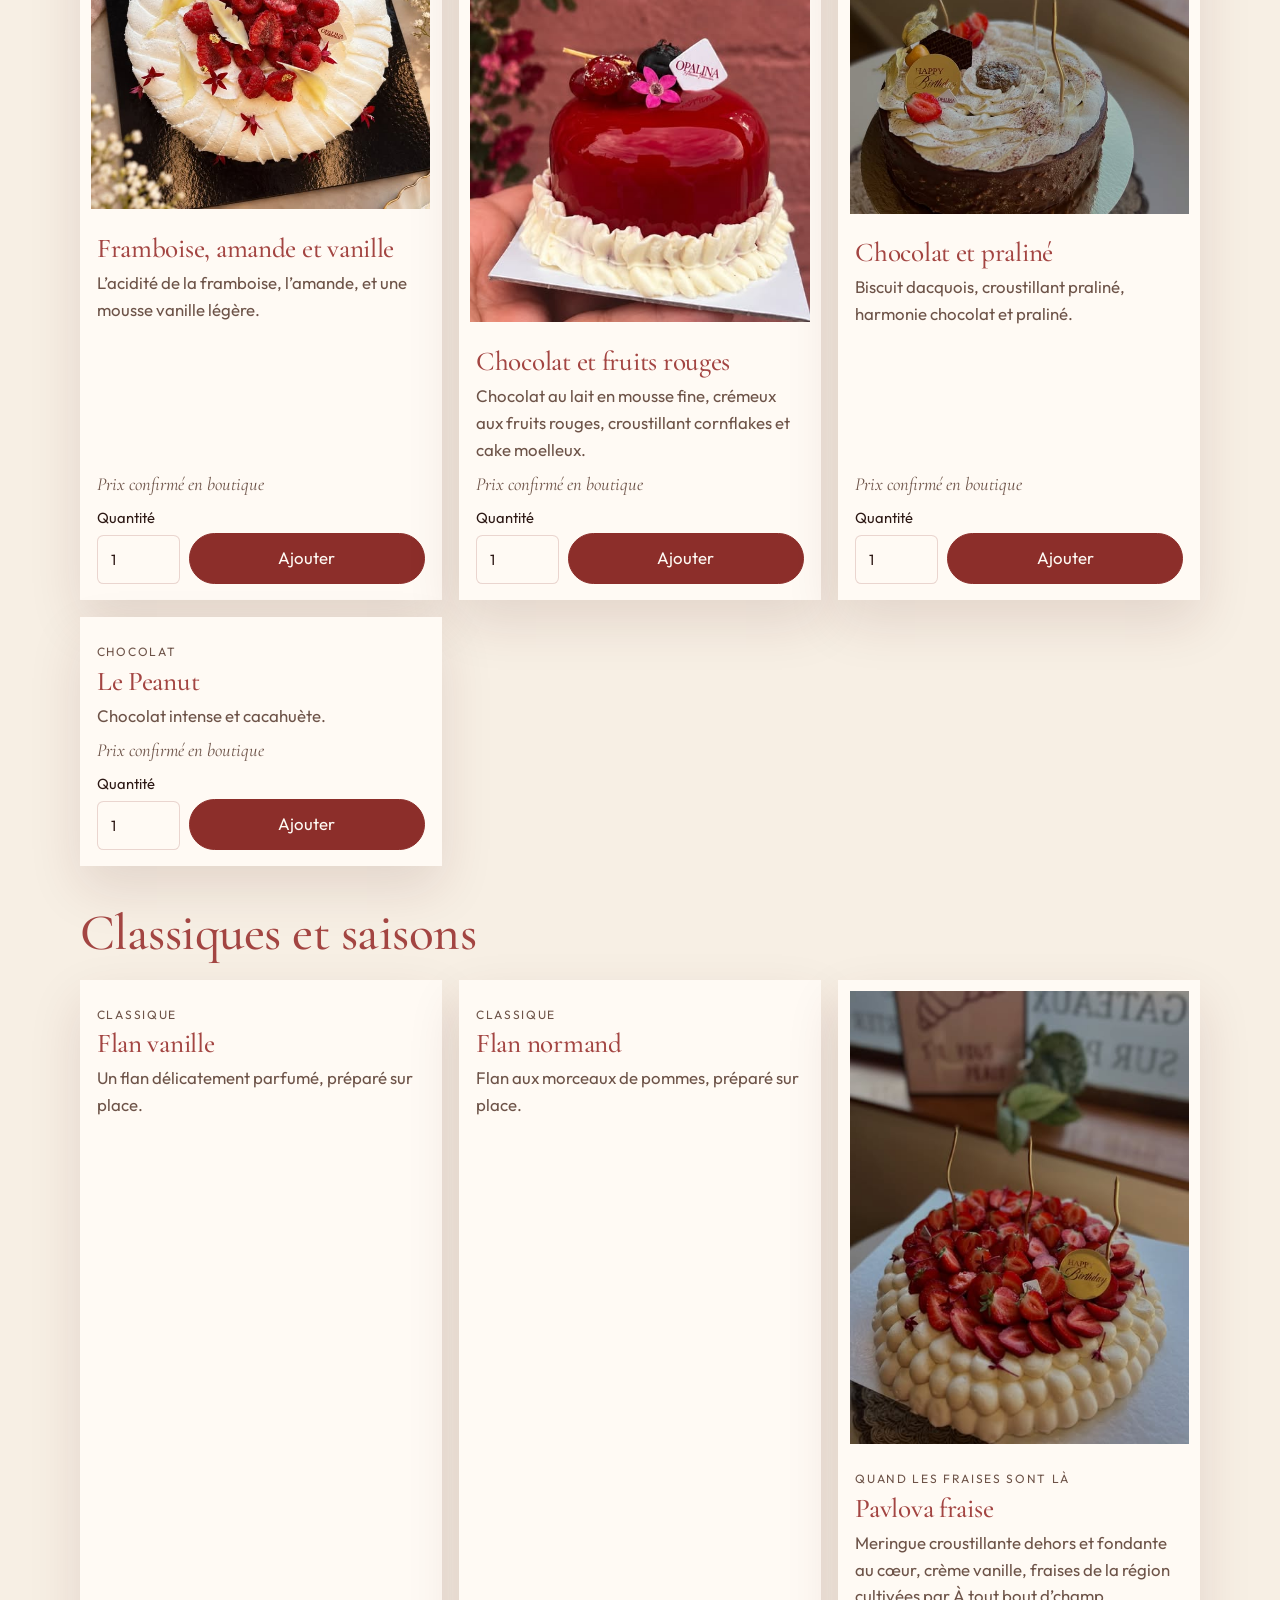
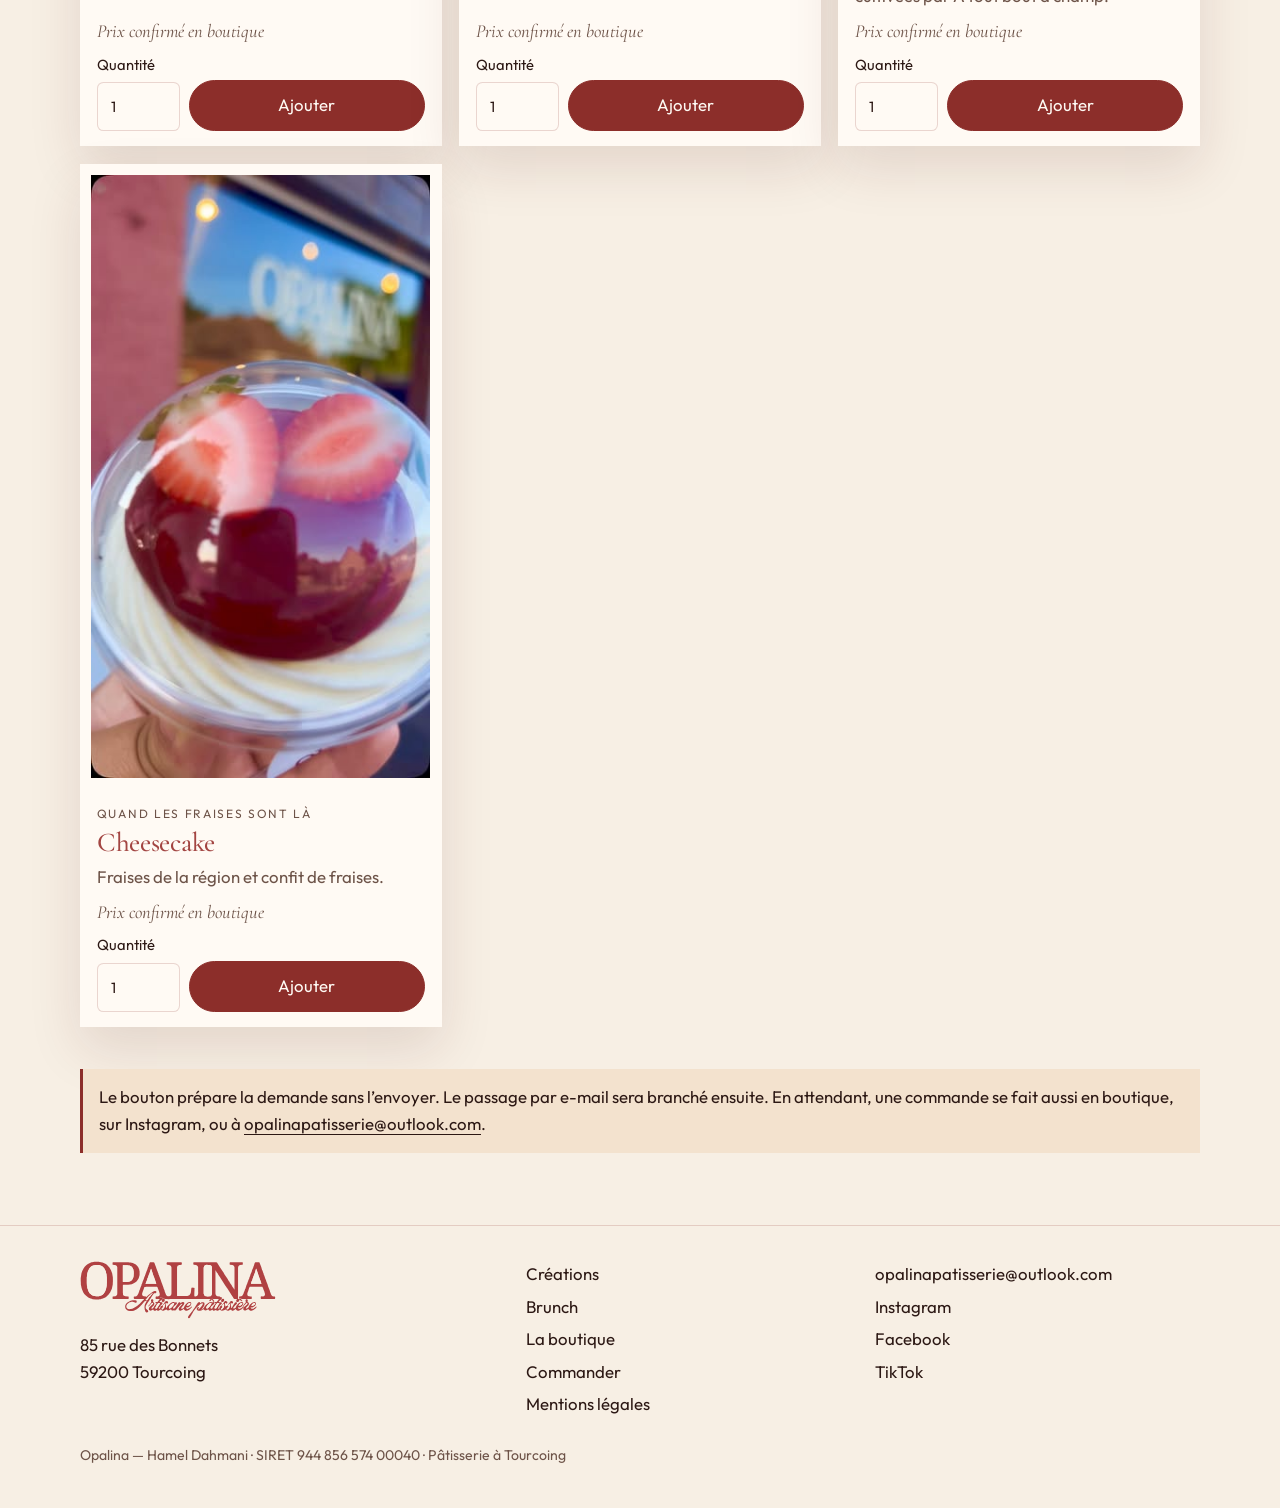
<file: commander.html>
<!DOCTYPE html>
<html lang="fr">
<head>
  <meta charset="utf-8">
  <meta name="viewport" content="width=device-width, initial-scale=1">
  <title>Commander — Opalina, pâtisserie à Tourcoing</title>
  <meta name="description" content="Préparez une commande de viennoiseries et d’entremets Opalina, à retirer au 85 rue des Bonnets à Tourcoing. Le prix est confirmé en boutique.">
  <meta name="theme-color" content="#F7EFE4">
  <link rel="icon" href="favicon.svg" type="image/svg+xml">
  <link rel="preconnect" href="https://fonts.googleapis.com">
  <link rel="preconnect" href="https://fonts.gstatic.com" crossorigin>
  <link href="https://fonts.googleapis.com/css2?family=Cormorant+Garamond:ital,wght@0,500;0,600;1,500&family=Great+Vibes&family=Outfit:wght@300;400;500;600&display=swap" rel="stylesheet">
  <link rel="stylesheet" href="css/style.css?v=7">
</head>
<body data-page="commander">
  <a class="skip" href="#contenu">Aller au contenu</a>
  <header class="site-header">
    <div class="header-inner">
      <a class="brand" href="index.html">
        <img class="brand-logo" src="assets/logo.svg" alt="Opalina, artisane pâtissière" width="553" height="163">
      </a>
      <button class="cart-toggle" type="button" aria-controls="order-panel" aria-expanded="false">
        <span class="sr-only">Ouvrir la commande</span>
        <svg viewBox="0 0 24 24" width="22" height="22" aria-hidden="true"><path fill="none" stroke="currentColor" stroke-width="1.6" d="M6.5 8h11l-1 11h-9l-1-11z"/><path fill="none" stroke="currentColor" stroke-width="1.6" d="M9 8V7a3 3 0 0 1 6 0v1"/></svg>
        <span class="cart-count" hidden>0</span>
      </button>
      <button class="nav-toggle" type="button" aria-expanded="false" aria-controls="site-nav">
        <span class="sr-only">Ouvrir le menu</span>
        <span></span>
      </button>
      <nav id="site-nav" class="site-nav" aria-label="Navigation principale">
        <a href="creations.html" data-nav="creations">Créations</a>
        <a href="brunch.html" data-nav="brunch">Brunch</a>
        <a href="boutique.html" data-nav="boutique">La boutique</a>
        <a href="commander.html" data-nav="commander">Commander</a>
        <a class="nav-cta" href="brunch.html#reserver">Réserver</a>
      </nav>
    </div>
  </header>

  <main id="contenu">
    <div class="wrap page-hero page-title">
      <p class="kicker">À emporter</p>
      <h1>Commander</h1>
      <p class="script">pour un retrait</p>
      <p class="page-intro">Les pièces déjà sorties en boutique. <br class="m">La vitrine change avec les fournées : la disponibilité et le prix sont confirmés au comptoir, au moment du retrait. <br class="m">Aucun paiement en ligne.</p>
      <div class="actions">
        <button class="btn btn-solid" type="button" data-open-order>Voir la commande</button>
      </div>
    </div>

    <section class="section" style="padding-top:1.2rem">
      <div class="wrap catalog">
        <div class="catalog-block">
          <h2>Viennoiseries</h2>
          <p class="page-intro">Pur beurre AOP et œufs frais.</p>
          <div class="cards-3">
            <article class="piece order-card" data-id="brioche-feuilletee">
              <div class="frame">
                <img src="assets/photos/feuilletee.jpg" width="547" height="640" alt="Brioche feuilletée torsadée, couverte de grains de sucre.">
              </div>
              <div class="order-body">
                <p class="tag">Signature</p>
                <h3>Brioche feuilletée</h3>
                <p>Croustillante, fondante, avec une pluie de sucre dedans comme dehors.</p>
                <p class="order-price">Prix confirmé en boutique</p>
                <div class="order-row">
                  <label>Quantité
                    <input class="order-qty-input" type="number" min="1" max="20" value="1" inputmode="numeric">
                  </label>
                  <button class="btn btn-solid order-add" type="button">Ajouter</button>
                </div>
              </div>
            </article>
            <article class="piece order-card" data-id="brioche-nuage">
              <div class="frame">
                <img src="assets/photos/brioches.jpg" width="640" height="434" alt="Brioche ouverte, mie très filante, grains de sucre et café.">
              </div>
              <div class="order-body">
                <p class="tag">Trois façons</p>
                <h3>Brioches nuage</h3>
                <p>Pur beurre et œufs frais. <br class="m">Je la décris comme une bouchée de nuage.</p>
                <label>Façon
                  <select class="order-variant" aria-label="Façon de la brioche nuage">
                    <option value="nature">Nature</option>
                    <option value="sucre">Pépites de sucre</option>
                    <option value="chocolat">Pépites de chocolat</option>
                  </select>
                </label>
                <p class="order-price">Prix confirmé en boutique</p>
                <div class="order-row">
                  <label>Quantité
                    <input class="order-qty-input" type="number" min="1" max="20" value="1" inputmode="numeric">
                  </label>
                  <button class="btn btn-solid order-add" type="button">Ajouter</button>
                </div>
              </div>
            </article>
            <article class="piece order-card" data-id="pomme-cannelle">
              <div class="frame">
                <img src="assets/photos/pomme-cannelle.jpg" width="608" height="640" alt="Brioche pomme-cannelle nappée de crème et de pommes compotées.">
              </div>
              <div class="order-body">
                <p class="tag">Saison</p>
                <h3>Pomme-cannelle</h3>
                <p>Du beurre, des pommes, de la cannelle, et une brioche généreuse pour l’automne.</p>
                <p class="order-price">Prix confirmé en boutique</p>
                <div class="order-row">
                  <label>Quantité
                    <input class="order-qty-input" type="number" min="1" max="20" value="1" inputmode="numeric">
                  </label>
                  <button class="btn btn-solid order-add" type="button">Ajouter</button>
                </div>
              </div>
            </article>
          </div>
        </div>

        <div class="catalog-block">
          <h2>Entremets</h2>
          <p class="page-intro">À partager, aussi pour une table ou un anniversaire. <br class="m">Mieux vaut anticiper.</p>
          <div class="cards-3">
            <article class="piece order-card" data-id="framboise">
              <div class="frame">
                <img src="assets/photos/framboise.jpg" width="640" height="640" alt="Entremet à la framboise, mousse blanche, amandes et fleurs.">
              </div>
              <div class="order-body">
                <h3>Framboise, amande et vanille</h3>
                <p>L’acidité de la framboise, l’amande, et une mousse vanille légère.</p>
                <p class="order-price">Prix confirmé en boutique</p>
                <div class="order-row">
                  <label>Quantité
                    <input class="order-qty-input" type="number" min="1" max="20" value="1" inputmode="numeric">
                  </label>
                  <button class="btn btn-solid order-add" type="button">Ajouter</button>
                </div>
              </div>
            </article>
            <article class="piece order-card" data-id="chocolat-fruits">
              <div class="frame">
                <img src="assets/photos/chocolat-fruits.jpg" width="480" height="640" alt="Entremet individuel au miroir rouge, collerette de crème et fruits rouges.">
              </div>
              <div class="order-body">
                <h3>Chocolat et fruits rouges</h3>
                <p>Chocolat au lait en mousse fine, crémeux aux fruits rouges, croustillant cornflakes et cake moelleux.</p>
                <p class="order-price">Prix confirmé en boutique</p>
                <div class="order-row">
                  <label>Quantité
                    <input class="order-qty-input" type="number" min="1" max="20" value="1" inputmode="numeric">
                  </label>
                  <button class="btn btn-solid order-add" type="button">Ajouter</button>
                </div>
              </div>
            </article>
            <article class="piece order-card" data-id="praline">
              <div class="frame">
                <img src="assets/photos/praline.jpg" width="632" height="640" alt="Entremet chocolat praliné au pochage en pétales.">
              </div>
              <div class="order-body">
                <h3>Chocolat et praliné</h3>
                <p>Biscuit dacquois, croustillant praliné, harmonie chocolat et praliné.</p>
                <p class="order-price">Prix confirmé en boutique</p>
                <div class="order-row">
                  <label>Quantité
                    <input class="order-qty-input" type="number" min="1" max="20" value="1" inputmode="numeric">
                  </label>
                  <button class="btn btn-solid order-add" type="button">Ajouter</button>
                </div>
              </div>
            </article>
            <article class="piece order-card" data-id="peanut">
              <div class="order-body">
                <p class="tag">Chocolat</p>
                <h3>Le Peanut</h3>
                <p>Chocolat intense et cacahuète.</p>
                <p class="order-price">Prix confirmé en boutique</p>
                <div class="order-row">
                  <label>Quantité
                    <input class="order-qty-input" type="number" min="1" max="20" value="1" inputmode="numeric">
                  </label>
                  <button class="btn btn-solid order-add" type="button">Ajouter</button>
                </div>
              </div>
            </article>
          </div>
        </div>

        <div class="catalog-block">
          <h2>Classiques et saisons</h2>
          <div class="cards-3">
            <article class="piece order-card" data-id="flan-vanille">
              <div class="order-body">
                <p class="tag">Classique</p>
                <h3>Flan vanille</h3>
                <p>Un flan délicatement parfumé, préparé sur place.</p>
                <p class="order-price">Prix confirmé en boutique</p>
                <div class="order-row">
                  <label>Quantité
                    <input class="order-qty-input" type="number" min="1" max="20" value="1" inputmode="numeric">
                  </label>
                  <button class="btn btn-solid order-add" type="button">Ajouter</button>
                </div>
              </div>
            </article>
            <article class="piece order-card" data-id="flan-normand">
              <div class="order-body">
                <p class="tag">Classique</p>
                <h3>Flan normand</h3>
                <p>Flan aux morceaux de pommes, préparé sur place.</p>
                <p class="order-price">Prix confirmé en boutique</p>
                <div class="order-row">
                  <label>Quantité
                    <input class="order-qty-input" type="number" min="1" max="20" value="1" inputmode="numeric">
                  </label>
                  <button class="btn btn-solid order-add" type="button">Ajouter</button>
                </div>
              </div>
            </article>
            <article class="piece order-card" data-id="pavlova">
              <div class="frame">
                <img src="assets/photos/pavlova.jpg" width="480" height="640" alt="Pavlova couverte de fraises fraîches coupées.">
              </div>
              <div class="order-body">
                <p class="tag">Quand les fraises sont là</p>
                <h3>Pavlova fraise</h3>
                <p>Meringue croustillante dehors et fondante au cœur, crème vanille, fraises de la région cultivées par À tout bout d’champ.</p>
                <p class="order-price">Prix confirmé en boutique</p>
                <div class="order-row">
                  <label>Quantité
                    <input class="order-qty-input" type="number" min="1" max="20" value="1" inputmode="numeric">
                  </label>
                  <button class="btn btn-solid order-add" type="button">Ajouter</button>
                </div>
              </div>
            </article>
            <article class="piece order-card" data-id="cheesecake">
              <div class="frame">
                <img src="assets/photos/cheesecake.jpg" width="360" height="640" alt="Cheesecake aux fraises dans une boîte, devant la vitrine Opalina.">
              </div>
              <div class="order-body">
                <p class="tag">Quand les fraises sont là</p>
                <h3>Cheesecake</h3>
                <p>Fraises de la région et confit de fraises.</p>
                <p class="order-price">Prix confirmé en boutique</p>
                <div class="order-row">
                  <label>Quantité
                    <input class="order-qty-input" type="number" min="1" max="20" value="1" inputmode="numeric">
                  </label>
                  <button class="btn btn-solid order-add" type="button">Ajouter</button>
                </div>
              </div>
            </article>
          </div>
        </div>

        <div class="note">
          <p>Le bouton prépare la demande sans l’envoyer. <br class="m">Le passage par e-mail sera branché ensuite. <br class="m">En attendant, une commande se fait aussi en boutique, sur Instagram, ou à <a href="mailto:opalinapatisserie@outlook.com">opalinapatisserie@outlook.com</a>.</p>
        </div>
      </div>
    </section>
  </main>

  <footer class="site-footer">
    <div class="wrap footer-grid">
      <div>
        <img class="footer-logo" src="assets/logo.svg" alt="Opalina, artisane pâtissière" width="553" height="163">
        <p>85 rue des Bonnets<br>59200 Tourcoing</p>
      </div>
      <div class="footer-links">
        <a href="creations.html">Créations</a>
        <a href="brunch.html">Brunch</a>
        <a href="boutique.html">La boutique</a>
        <a href="commander.html">Commander</a>
        <a href="mentions-legales.html">Mentions légales</a>
      </div>
      <div class="footer-links">
        <a href="mailto:opalinapatisserie@outlook.com">opalinapatisserie@outlook.com</a>
        <a href="https://www.instagram.com/opalinapatisserie/" target="_blank" rel="noopener">Instagram</a>
        <a href="https://www.facebook.com/p/Opalina-Artisane-p%C3%A2tissi%C3%A8re-61570788502701/" target="_blank" rel="noopener">Facebook</a>
        <a href="https://www.tiktok.com/@opalina.artisane" target="_blank" rel="noopener">TikTok</a>
      </div>
    </div>
    <div class="wrap legal">
      <p>Opalina — Hamel Dahmani · SIRET 944&nbsp;856&nbsp;574&nbsp;00040 · Pâtisserie à Tourcoing</p>
    </div>
  </footer>
  <script src="js/main.js"></script>
  <script src="js/commande.js"></script>
</body>
</html>
</file>
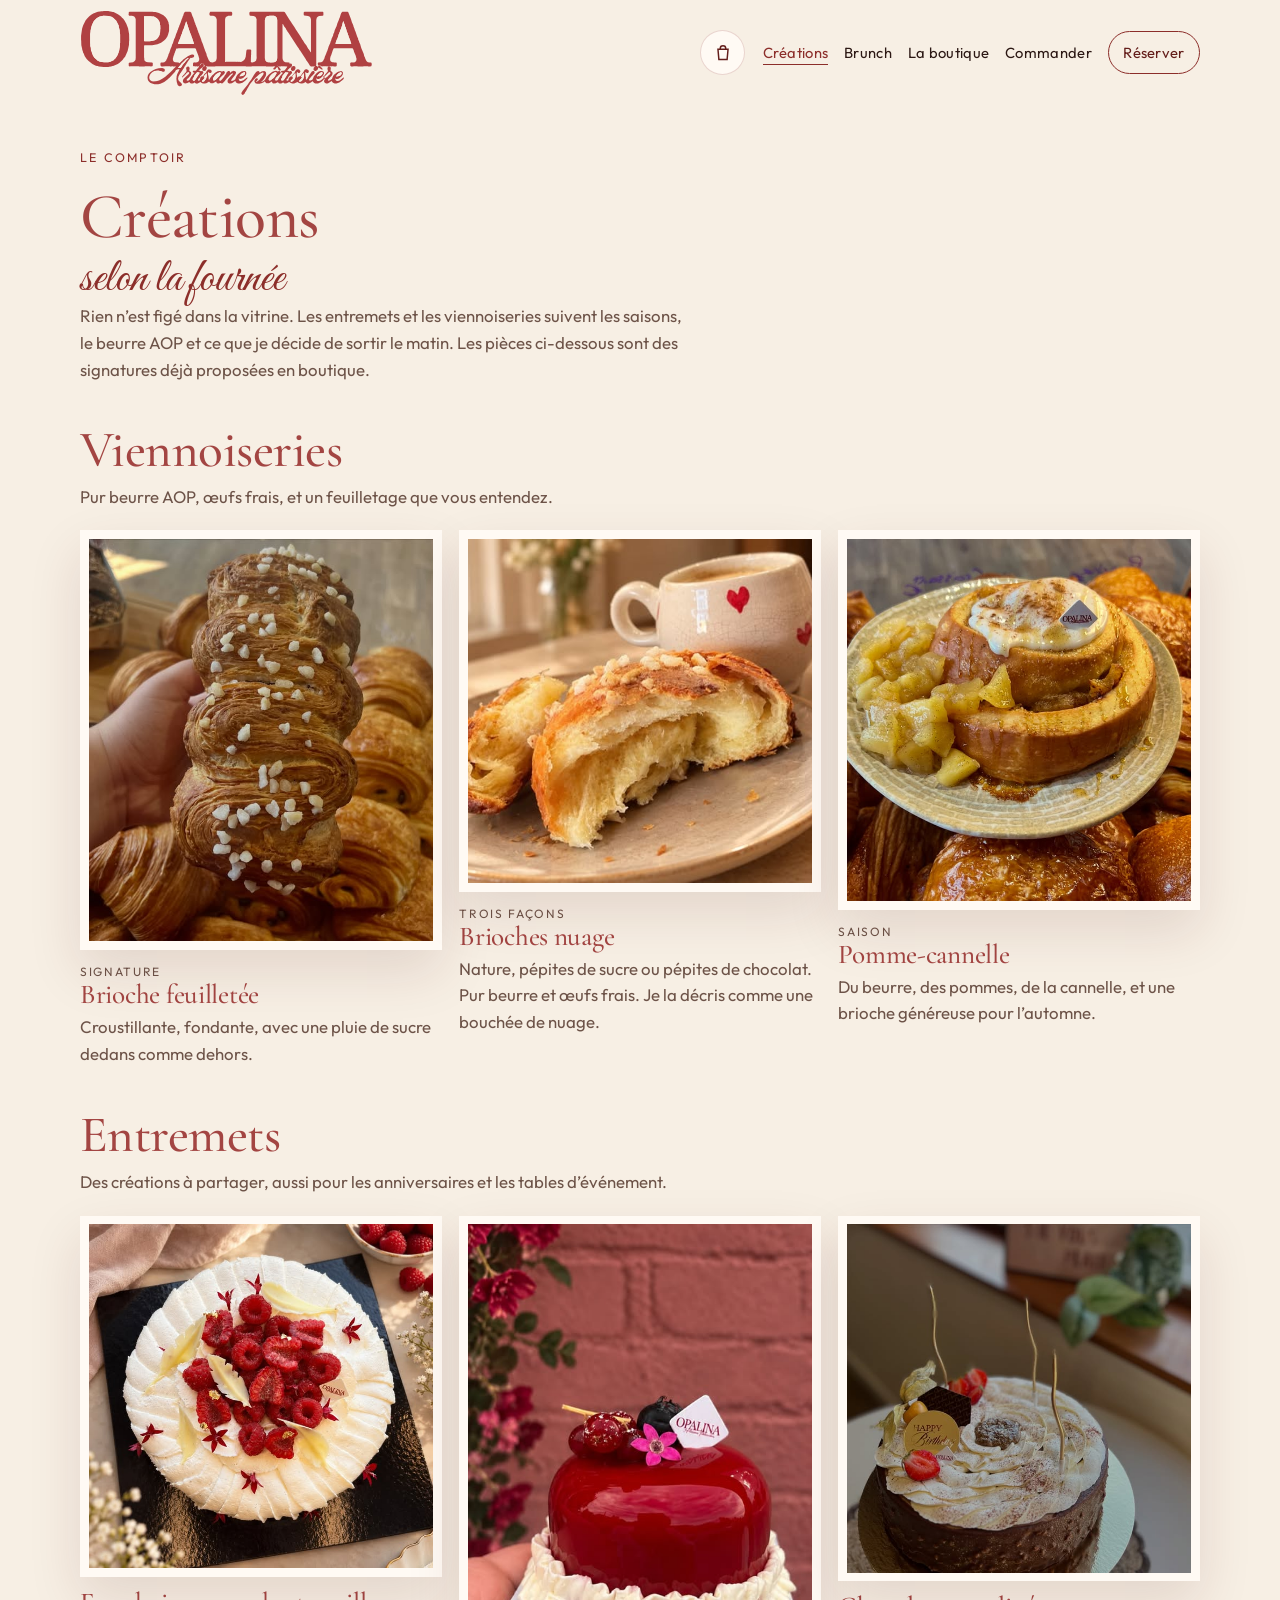
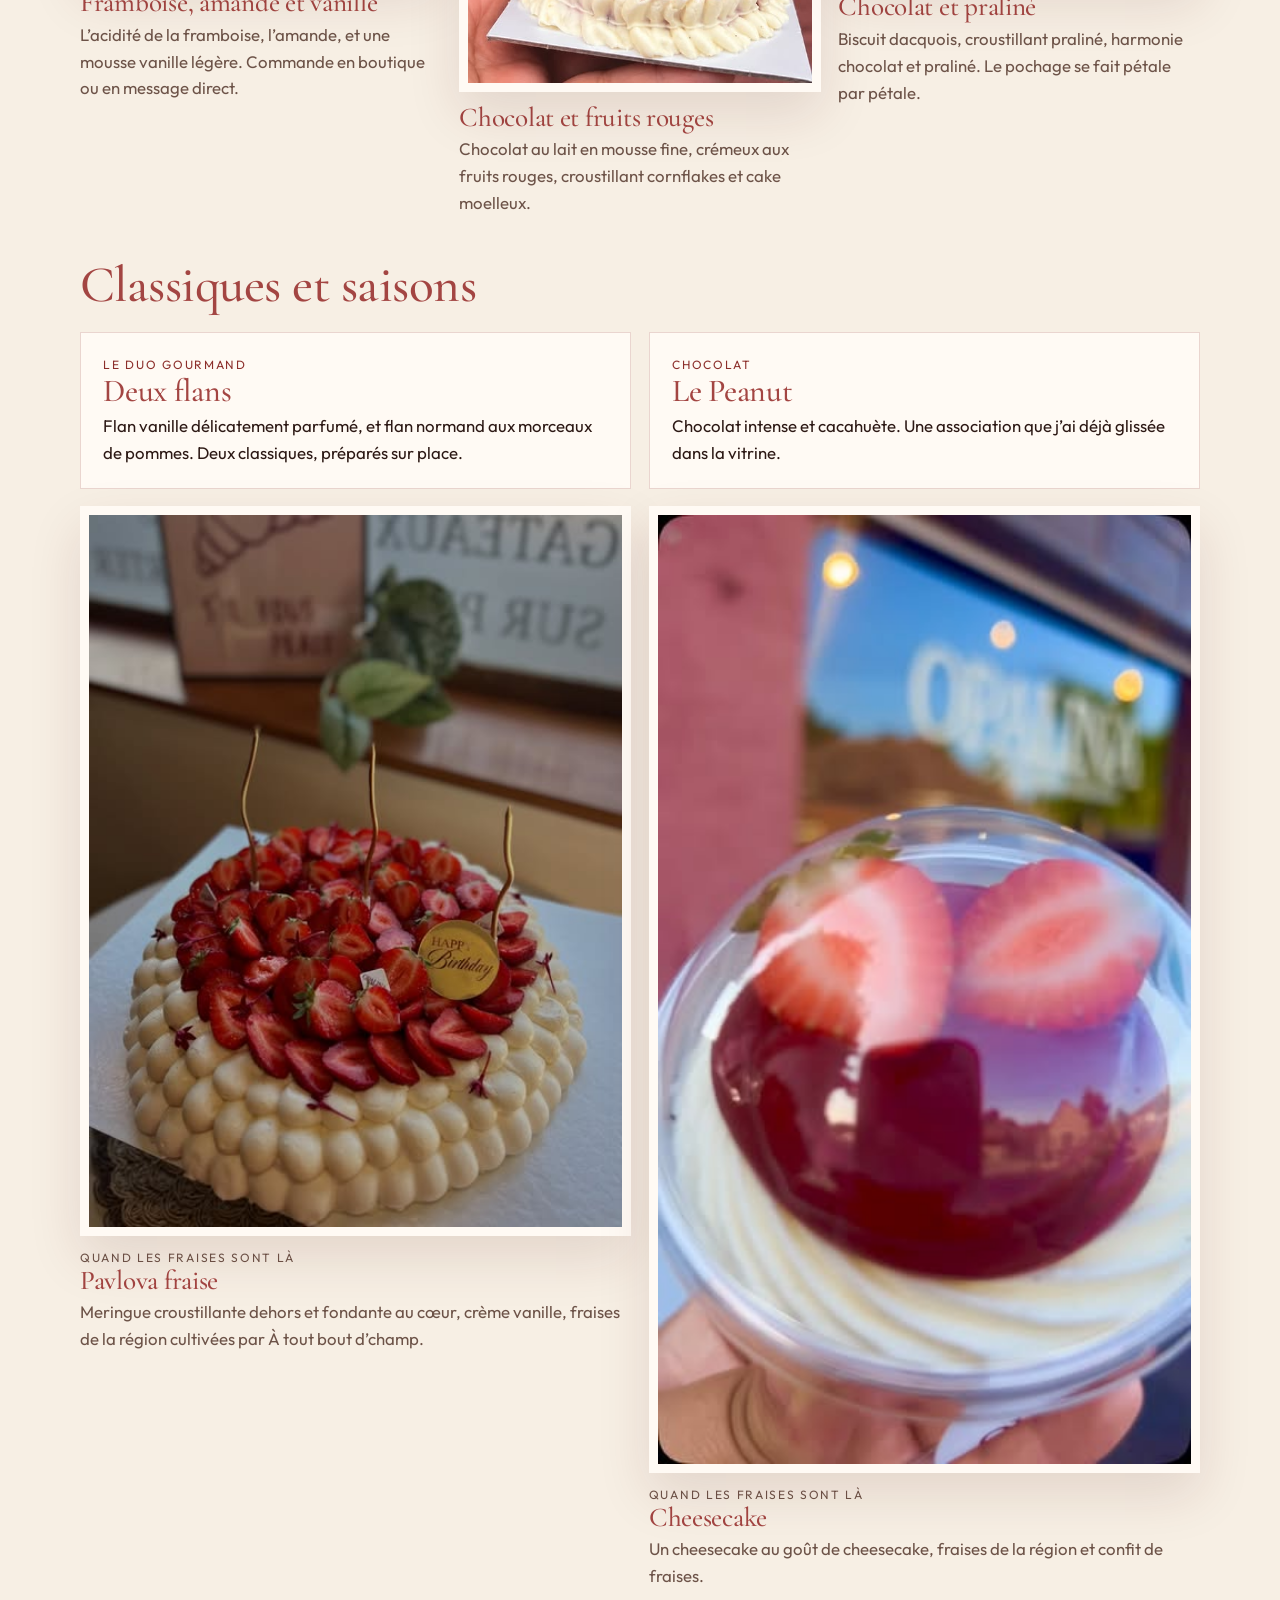
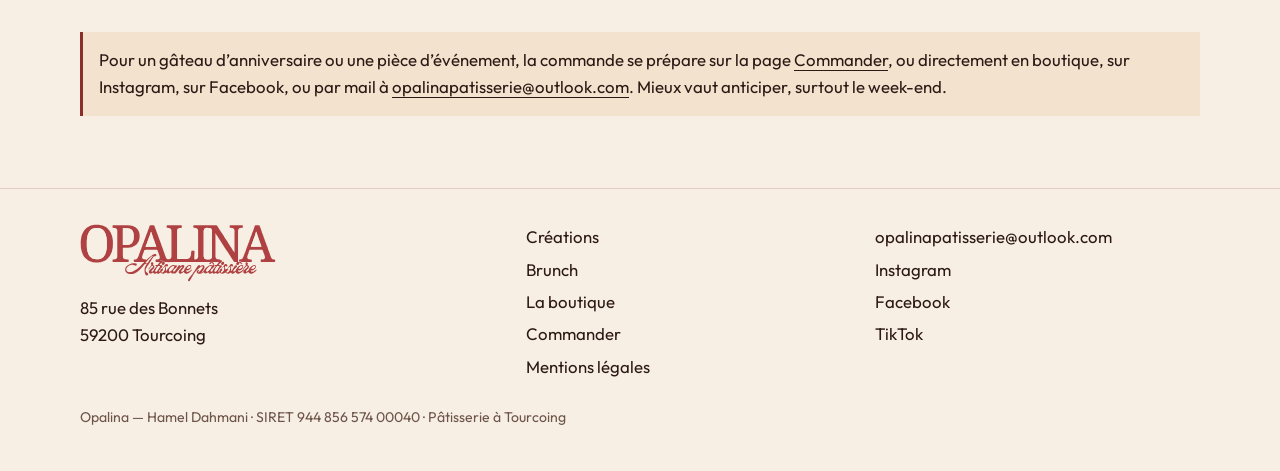
<file: creations.html>
<!DOCTYPE html>
<html lang="fr">
<head>
  <meta charset="utf-8">
  <meta name="viewport" content="width=device-width, initial-scale=1">
  <title>Créations — Opalina, pâtisserie à Tourcoing</title>
  <meta name="description" content="Viennoiseries pur beurre AOP, entremets et classiques d’Opalina, artisane pâtissière à Tourcoing. La vitrine change avec les saisons.">
  <meta name="theme-color" content="#F7EFE4">
  <link rel="icon" href="favicon.svg" type="image/svg+xml">
  <link rel="preconnect" href="https://fonts.googleapis.com">
  <link rel="preconnect" href="https://fonts.gstatic.com" crossorigin>
  <link href="https://fonts.googleapis.com/css2?family=Cormorant+Garamond:ital,wght@0,500;0,600;1,500&family=Great+Vibes&family=Outfit:wght@300;400;500;600&display=swap" rel="stylesheet">
  <link rel="stylesheet" href="css/style.css?v=7">
</head>
<body data-page="creations">
  <a class="skip" href="#contenu">Aller au contenu</a>
  <header class="site-header">
    <div class="header-inner">
      <a class="brand" href="index.html">
        <img class="brand-logo" src="assets/logo.svg" alt="Opalina, artisane pâtissière" width="553" height="163">
      </a>
      <button class="cart-toggle" type="button" aria-controls="order-panel" aria-expanded="false">
        <span class="sr-only">Ouvrir la commande</span>
        <svg viewBox="0 0 24 24" width="22" height="22" aria-hidden="true"><path fill="none" stroke="currentColor" stroke-width="1.6" d="M6.5 8h11l-1 11h-9l-1-11z"/><path fill="none" stroke="currentColor" stroke-width="1.6" d="M9 8V7a3 3 0 0 1 6 0v1"/></svg>
        <span class="cart-count" hidden>0</span>
      </button>
      <button class="nav-toggle" type="button" aria-expanded="false" aria-controls="site-nav">
        <span class="sr-only">Ouvrir le menu</span>
        <span></span>
      </button>
      <nav id="site-nav" class="site-nav" aria-label="Navigation principale">
        <a href="creations.html" data-nav="creations">Créations</a>
        <a href="brunch.html" data-nav="brunch">Brunch</a>
        <a href="boutique.html" data-nav="boutique">La boutique</a>
        <a href="commander.html" data-nav="commander">Commander</a>
        <a class="nav-cta" href="brunch.html#reserver">Réserver</a>
      </nav>
    </div>
  </header>

  <main id="contenu">
    <div class="wrap page-hero page-title">
      <p class="kicker">Le comptoir</p>
      <h1>Créations</h1>
      <p class="script">selon la fournée</p>
      <p class="page-intro">Rien n’est figé dans la vitrine. <br class="m">Les entremets et les viennoiseries suivent les saisons, le beurre AOP et ce que je décide de sortir le matin. <br class="m">Les pièces ci-dessous sont des signatures déjà proposées en boutique.</p>
    </div>

    <section class="section" style="padding-top:1.5rem">
      <div class="wrap catalog">
        <div class="catalog-block">
          <h2>Viennoiseries</h2>
          <p class="page-intro">Pur beurre AOP, œufs frais, et un feuilletage que vous entendez.</p>
          <div class="cards-3">
            <figure class="piece">
              <div class="frame portrait">
                <img src="assets/photos/feuilletee.jpg" width="547" height="640" alt="Brioche feuilletée torsadée, couverte de grains de sucre." loading="lazy">
              </div>
              <figcaption>
                <p class="tag">Signature</p>
                <h3>Brioche feuilletée</h3>
                <p>Croustillante, fondante, avec une pluie de sucre dedans comme dehors.</p>
              </figcaption>
            </figure>
            <figure class="piece">
              <div class="frame landscape">
                <img src="assets/photos/brioches.jpg" width="640" height="434" alt="Brioche ouverte, mie très filante, grains de sucre et café." loading="lazy">
              </div>
              <figcaption>
                <p class="tag">Trois façons</p>
                <h3>Brioches nuage</h3>
                <p>Nature, pépites de sucre ou pépites de chocolat. <br class="m">Pur beurre et œufs frais. <br class="m">Je la décris comme une bouchée de nuage.</p>
              </figcaption>
            </figure>
            <figure class="piece">
              <div class="frame square">
                <img src="assets/photos/pomme-cannelle.jpg" width="608" height="640" alt="Brioche pomme-cannelle nappée de crème et de pommes compotées." loading="lazy">
              </div>
              <figcaption>
                <p class="tag">Saison</p>
                <h3>Pomme-cannelle</h3>
                <p>Du beurre, des pommes, de la cannelle, et une brioche généreuse pour l’automne.</p>
              </figcaption>
            </figure>
          </div>
        </div>

        <div class="catalog-block">
          <h2>Entremets</h2>
          <p class="page-intro">Des créations à partager, aussi pour les anniversaires et les tables d’événement.</p>
          <div class="cards-3">
            <figure class="piece">
              <div class="frame square">
                <img src="assets/photos/framboise.jpg" width="640" height="640" alt="Entremet à la framboise, mousse blanche, amandes et fleurs." loading="lazy">
              </div>
              <figcaption>
                <h3>Framboise, amande et vanille</h3>
                <p>L’acidité de la framboise, l’amande, et une mousse vanille légère. <br class="m">Commande en boutique ou en message direct.</p>
              </figcaption>
            </figure>
            <figure class="piece">
              <div class="frame portrait">
                <img src="assets/photos/chocolat-fruits.jpg" width="480" height="640" alt="Entremet individuel au miroir rouge, collerette de crème et fruits rouges." loading="lazy">
              </div>
              <figcaption>
                <h3>Chocolat et fruits rouges</h3>
                <p>Chocolat au lait en mousse fine, crémeux aux fruits rouges, croustillant cornflakes et cake moelleux.</p>
              </figcaption>
            </figure>
            <figure class="piece">
              <div class="frame square">
                <img src="assets/photos/praline.jpg" width="632" height="640" alt="Entremet chocolat praliné au pochage en pétales, décoré pour un anniversaire." loading="lazy">
              </div>
              <figcaption>
                <h3>Chocolat et praliné</h3>
                <p>Biscuit dacquois, croustillant praliné, harmonie chocolat et praliné. <br class="m">Le pochage se fait pétale par pétale.</p>
              </figcaption>
            </figure>
          </div>
        </div>

        <div class="catalog-block">
          <h2>Classiques et saisons</h2>
          <div class="cards-2">
            <article class="card">
              <p class="tag">Le duo gourmand</p>
              <h3>Deux flans</h3>
              <p>Flan vanille délicatement parfumé, et flan normand aux morceaux de pommes. <br class="m">Deux classiques, préparés sur place.</p>
            </article>
            <article class="card">
              <p class="tag">Chocolat</p>
              <h3>Le Peanut</h3>
              <p>Chocolat intense et cacahuète. <br class="m">Une association que j’ai déjà glissée dans la vitrine.</p>
            </article>
            <figure class="piece">
              <div class="frame portrait">
                <img src="assets/photos/pavlova.jpg" width="480" height="640" alt="Pavlova couverte de fraises fraîches coupées." loading="lazy">
              </div>
              <figcaption>
                <p class="tag">Quand les fraises sont là</p>
                <h3>Pavlova fraise</h3>
                <p>Meringue croustillante dehors et fondante au cœur, crème vanille, fraises de la région cultivées par À tout bout d’champ.</p>
              </figcaption>
            </figure>
            <figure class="piece">
              <div class="frame portrait">
                <img src="assets/photos/cheesecake.jpg" width="360" height="640" alt="Cheesecake aux fraises dans une boîte, devant la vitrine Opalina." loading="lazy">
              </div>
              <figcaption>
                <p class="tag">Quand les fraises sont là</p>
                <h3>Cheesecake</h3>
                <p>Un cheesecake au goût de cheesecake, fraises de la région et confit de fraises.</p>
              </figcaption>
            </figure>
          </div>
        </div>

        <div class="note">
          <p>Pour un gâteau d’anniversaire ou une pièce d’événement, la commande se prépare sur la page <a href="commander.html">Commander</a>, ou directement en boutique, sur Instagram, sur Facebook, ou par mail à <a href="mailto:opalinapatisserie@outlook.com">opalinapatisserie@outlook.com</a>. <br class="m">Mieux vaut anticiper, surtout le week-end.</p>
        </div>
      </div>
    </section>
  </main>

  <footer class="site-footer">
    <div class="wrap footer-grid">
      <div>
        <img class="footer-logo" src="assets/logo.svg" alt="Opalina, artisane pâtissière" width="553" height="163">
        <p>85 rue des Bonnets<br>59200 Tourcoing</p>
      </div>
      <div class="footer-links">
        <a href="creations.html">Créations</a>
        <a href="brunch.html">Brunch</a>
        <a href="boutique.html">La boutique</a>
        <a href="commander.html">Commander</a>
        <a href="mentions-legales.html">Mentions légales</a>
      </div>
      <div class="footer-links">
        <a href="mailto:opalinapatisserie@outlook.com">opalinapatisserie@outlook.com</a>
        <a href="https://www.instagram.com/opalinapatisserie/" target="_blank" rel="noopener">Instagram</a>
        <a href="https://www.facebook.com/p/Opalina-Artisane-p%C3%A2tissi%C3%A8re-61570788502701/" target="_blank" rel="noopener">Facebook</a>
        <a href="https://www.tiktok.com/@opalina.artisane" target="_blank" rel="noopener">TikTok</a>
      </div>
    </div>
    <div class="wrap legal">
      <p>Opalina — Hamel Dahmani · SIRET 944&nbsp;856&nbsp;574&nbsp;00040 · Pâtisserie à Tourcoing</p>
    </div>
  </footer>
  <script src="js/main.js"></script>
  <script src="js/commande.js"></script>
</body>
</html>
</file>
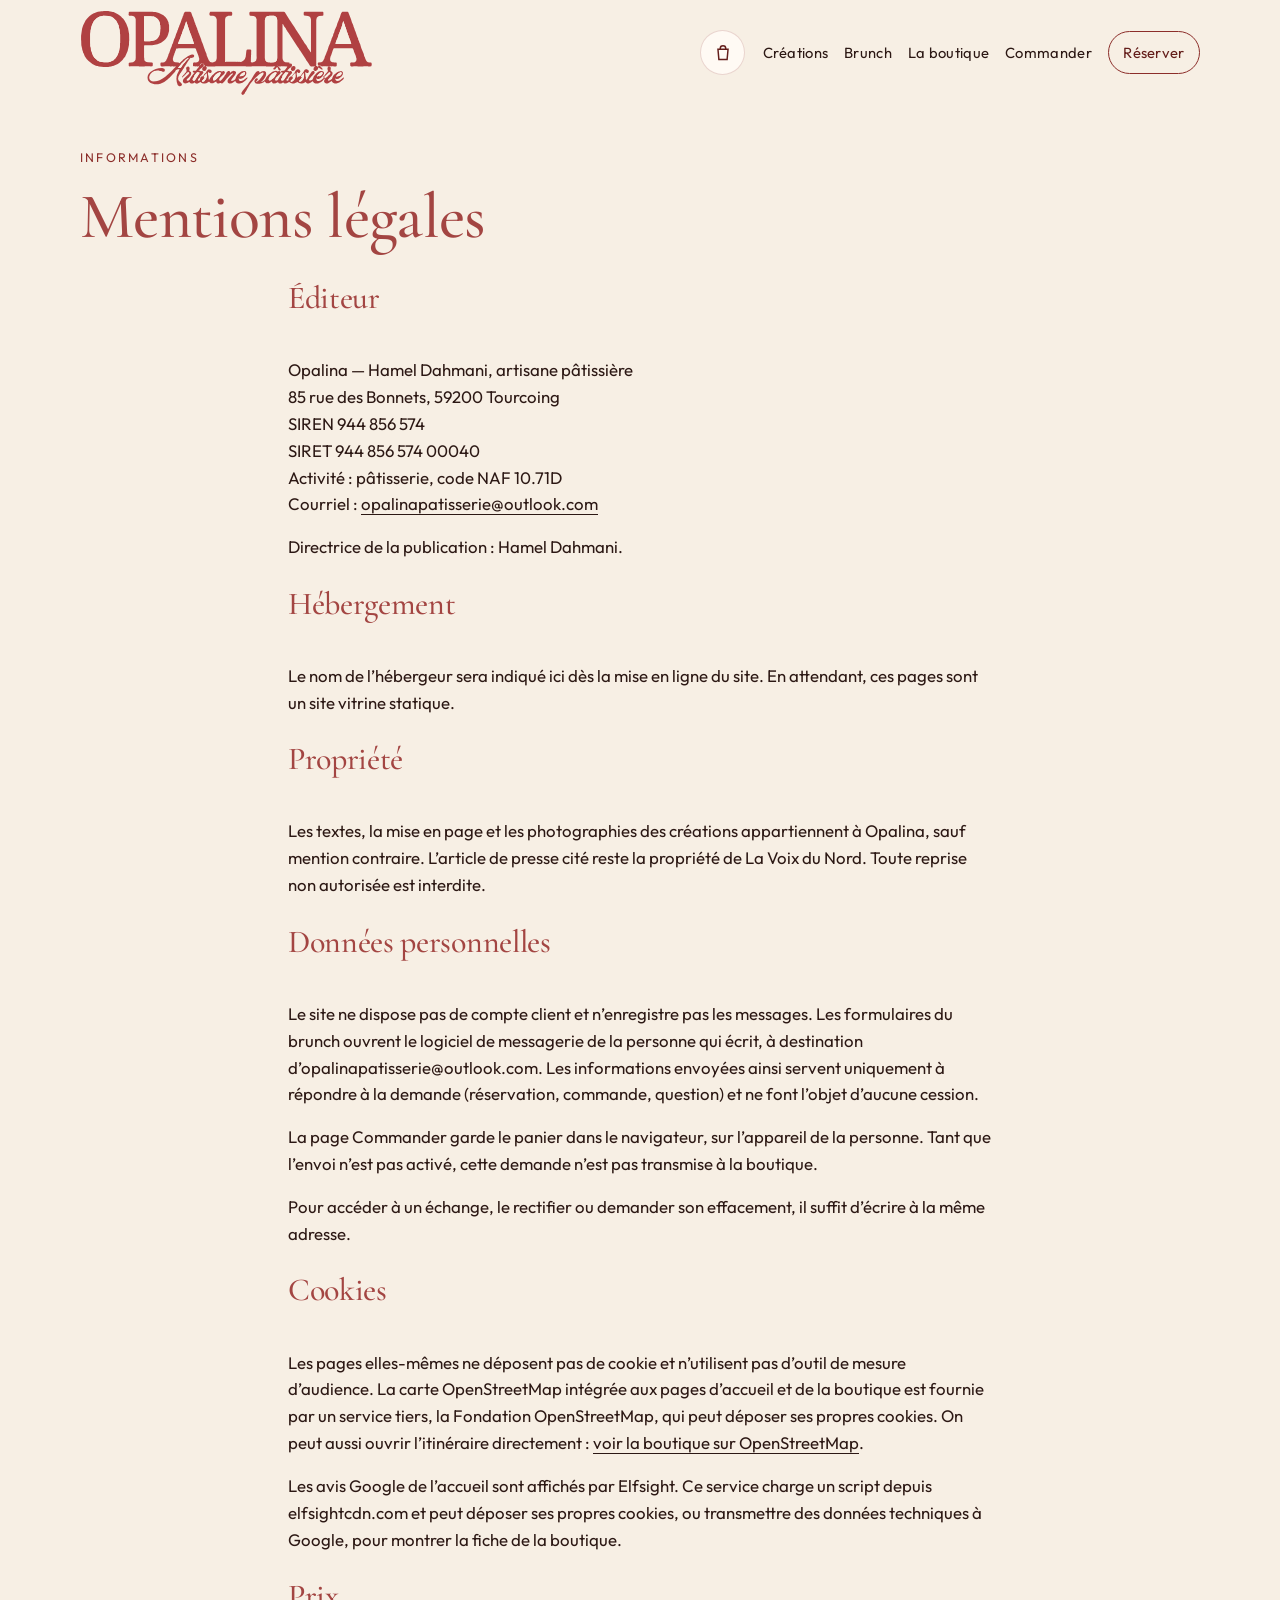
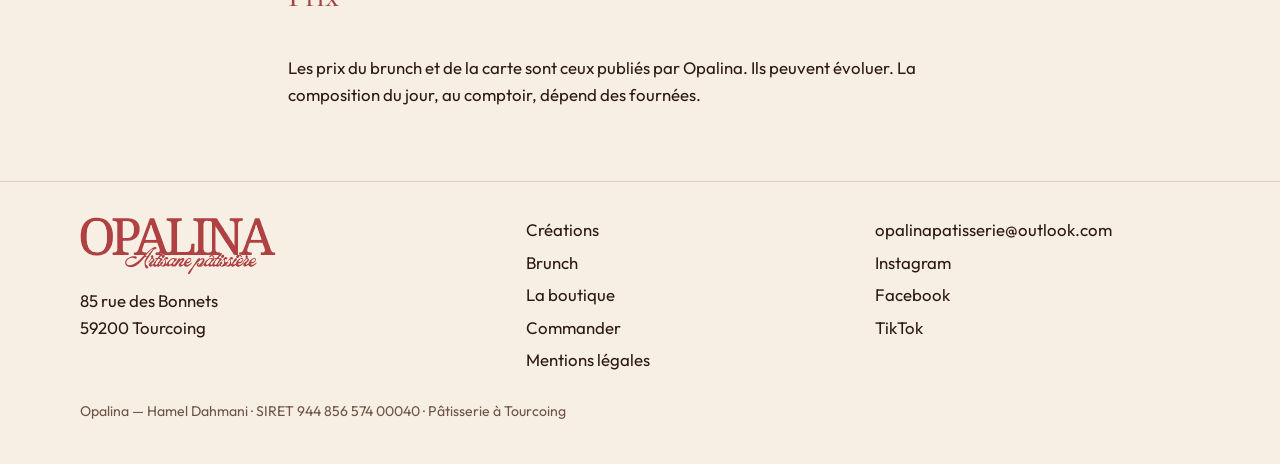
<file: mentions-legales.html>
<!DOCTYPE html>
<html lang="fr">
<head>
  <meta charset="utf-8">
  <meta name="viewport" content="width=device-width, initial-scale=1">
  <title>Mentions légales — Opalina</title>
  <meta name="description" content="Mentions légales du site d’Opalina, pâtisserie d’Hamel Dahmani, 85 rue des Bonnets à Tourcoing.">
  <meta name="theme-color" content="#F7EFE4">
  <link rel="icon" href="favicon.svg" type="image/svg+xml">
  <link rel="preconnect" href="https://fonts.googleapis.com">
  <link rel="preconnect" href="https://fonts.gstatic.com" crossorigin>
  <link href="https://fonts.googleapis.com/css2?family=Cormorant+Garamond:ital,wght@0,500;0,600;1,500&family=Great+Vibes&family=Outfit:wght@300;400;500;600&display=swap" rel="stylesheet">
  <link rel="stylesheet" href="css/style.css?v=7">
</head>
<body data-page="mentions">
  <a class="skip" href="#contenu">Aller au contenu</a>
  <header class="site-header">
    <div class="header-inner">
      <a class="brand" href="index.html">
        <img class="brand-logo" src="assets/logo.svg" alt="Opalina, artisane pâtissière" width="553" height="163">
      </a>
      <button class="cart-toggle" type="button" aria-controls="order-panel" aria-expanded="false">
        <span class="sr-only">Ouvrir la commande</span>
        <svg viewBox="0 0 24 24" width="22" height="22" aria-hidden="true"><path fill="none" stroke="currentColor" stroke-width="1.6" d="M6.5 8h11l-1 11h-9l-1-11z"/><path fill="none" stroke="currentColor" stroke-width="1.6" d="M9 8V7a3 3 0 0 1 6 0v1"/></svg>
        <span class="cart-count" hidden>0</span>
      </button>
      <button class="nav-toggle" type="button" aria-expanded="false" aria-controls="site-nav">
        <span class="sr-only">Ouvrir le menu</span>
        <span></span>
      </button>
      <nav id="site-nav" class="site-nav" aria-label="Navigation principale">
        <a href="creations.html" data-nav="creations">Créations</a>
        <a href="brunch.html" data-nav="brunch">Brunch</a>
        <a href="boutique.html" data-nav="boutique">La boutique</a>
        <a href="commander.html" data-nav="commander">Commander</a>
        <a class="nav-cta" href="brunch.html#reserver">Réserver</a>
      </nav>
    </div>
  </header>

  <main id="contenu">
    <div class="wrap page-hero page-title">
      <p class="kicker">Informations</p>
      <h1>Mentions légales</h1>
    </div>
    <section class="section" style="padding-top:0">
      <div class="wrap prose">
        <h2>Éditeur</h2>
        <p>Opalina — Hamel Dahmani, artisane pâtissière<br>
        85 rue des Bonnets, 59200 Tourcoing<br>
        SIREN 944&nbsp;856&nbsp;574<br>
        SIRET 944&nbsp;856&nbsp;574&nbsp;00040<br>
        Activité&nbsp;: pâtisserie, code NAF 10.71D<br>
        Courriel&nbsp;: <a href="mailto:opalinapatisserie@outlook.com">opalinapatisserie@outlook.com</a></p>
        <p>Directrice de la publication&nbsp;: Hamel Dahmani.</p>

        <h2>Hébergement</h2>
        <p>Le nom de l’hébergeur sera indiqué ici dès la mise en ligne du site. <br class="m">En attendant, ces pages sont un site vitrine statique.</p>

        <h2>Propriété</h2>
        <p>Les textes, la mise en page et les photographies des créations appartiennent à Opalina, sauf mention contraire. <br class="m">L’article de presse cité reste la propriété de La Voix du Nord. <br class="m">Toute reprise non autorisée est interdite.</p>

        <h2>Données personnelles</h2>
        <p>Le site ne dispose pas de compte client et n’enregistre pas les messages. <br class="m">Les formulaires du brunch ouvrent le logiciel de messagerie de la personne qui écrit, à destination d’opalinapatisserie@outlook.com. <br class="m">Les informations envoyées ainsi servent uniquement à répondre à la demande (réservation, commande, question) et ne font l’objet d’aucune cession.</p>
        <p>La page Commander garde le panier dans le navigateur, sur l’appareil de la personne. <br class="m">Tant que l’envoi n’est pas activé, cette demande n’est pas transmise à la boutique.</p>
        <p>Pour accéder à un échange, le rectifier ou demander son effacement, il suffit d’écrire à la même adresse.</p>

        <h2>Cookies</h2>
        <p>Les pages elles-mêmes ne déposent pas de cookie et n’utilisent pas d’outil de mesure d’audience. <br class="m">La carte OpenStreetMap intégrée aux pages d’accueil et de la boutique est fournie par un service tiers, la Fondation OpenStreetMap, qui peut déposer ses propres cookies. <br class="m">On peut aussi ouvrir l’itinéraire directement&nbsp;: <a href="https://www.openstreetmap.org/?mlat=50.705744&amp;mlon=3.153078#map=18/50.705744/3.153078" target="_blank" rel="noopener">voir la boutique sur OpenStreetMap</a>.</p>
        <p>Les avis Google de l’accueil sont affichés par Elfsight. <br class="m">Ce service charge un script depuis elfsightcdn.com et peut déposer ses propres cookies, ou transmettre des données techniques à Google, pour montrer la fiche de la boutique.</p>

        <h2>Prix</h2>
        <p>Les prix du brunch et de la carte sont ceux publiés par Opalina. <br class="m">Ils peuvent évoluer. <br class="m">La composition du jour, au comptoir, dépend des fournées.</p>
      </div>
    </section>
  </main>

  <footer class="site-footer">
    <div class="wrap footer-grid">
      <div>
        <img class="footer-logo" src="assets/logo.svg" alt="Opalina, artisane pâtissière" width="553" height="163">
        <p>85 rue des Bonnets<br>59200 Tourcoing</p>
      </div>
      <div class="footer-links">
        <a href="creations.html">Créations</a>
        <a href="brunch.html">Brunch</a>
        <a href="boutique.html">La boutique</a>
        <a href="commander.html">Commander</a>
        <a href="mentions-legales.html">Mentions légales</a>
      </div>
      <div class="footer-links">
        <a href="mailto:opalinapatisserie@outlook.com">opalinapatisserie@outlook.com</a>
        <a href="https://www.instagram.com/opalinapatisserie/" target="_blank" rel="noopener">Instagram</a>
        <a href="https://www.facebook.com/p/Opalina-Artisane-p%C3%A2tissi%C3%A8re-61570788502701/" target="_blank" rel="noopener">Facebook</a>
        <a href="https://www.tiktok.com/@opalina.artisane" target="_blank" rel="noopener">TikTok</a>
      </div>
    </div>
    <div class="wrap legal">
      <p>Opalina — Hamel Dahmani · SIRET 944&nbsp;856&nbsp;574&nbsp;00040 · Pâtisserie à Tourcoing</p>
    </div>
  </footer>
  <script src="js/main.js"></script>
  <script src="js/commande.js"></script>
</body>
</html>
</file>
<file: css/style.css>
:root {
  --bg: #f7efe4;
  --bg-deep: #f3e2ce;
  --paper: #fffaf4;
  --rouge: #8c2e2a;
  --rouge-deep: #641e1b;
  --titre: #a34542;
  --encre: #2c1814;
  --muted: #6d5348;
  --line: rgba(140, 46, 42, 0.18);
  --shadow: 0 22px 50px rgba(80, 28, 22, 0.12);
  --display: "Cormorant Garamond", "Times New Roman", serif;
  --script: "Great Vibes", cursive;
  --sans: "Outfit", "Segoe UI", sans-serif;
  --header: 6.6rem;
  --wrap: 1120px;
}

*,
*::before,
*::after {
  box-sizing: border-box;
}

html {
  scroll-behavior: smooth;
}

body {
  margin: 0;
  color: var(--encre);
  background:
    radial-gradient(1200px 500px at 10% -10%, rgba(243, 210, 180, 0.7), transparent 60%),
    var(--bg);
  font-family: var(--sans);
  font-size: 1.05rem;
  line-height: 1.6;
  font-weight: 400;
}

body.nav-open {
  overflow: hidden;
}

img {
  max-width: 100%;
  height: auto;
}

a {
  color: inherit;
  text-decoration-thickness: 1px;
  text-underline-offset: 0.22em;
}

a:hover {
  color: var(--rouge);
}

p,
ul,
ol {
  margin: 0;
}

h1,
h2,
h3,
p,
figure {
  margin-top: 0;
}

h1,
h2,
h3,
[id] {
  scroll-margin-top: 6rem;
}

h1,
h2,
h3 {
  font-family: var(--display);
  font-weight: 500;
  line-height: 1.05;
  letter-spacing: -0.01em;
  color: var(--titre);
}

.skip {
  position: absolute;
  left: 1rem;
  top: -4rem;
  z-index: 80;
  background: var(--rouge);
  color: var(--paper);
  padding: 0.6rem 0.9rem;
}

.skip:focus {
  top: 0.6rem;
}

.sr-only {
  position: absolute;
  width: 1px;
  height: 1px;
  padding: 0;
  margin: -1px;
  overflow: hidden;
  clip: rect(0, 0, 0, 0);
  white-space: nowrap;
  border: 0;
}

.wrap {
  width: min(var(--wrap), calc(100% - 2.4rem));
  margin-inline: auto;
}

.site-header {
  position: sticky;
  top: 0;
  z-index: 40;
  background: var(--bg);
  border-bottom: 1px solid transparent;
}

.site-header.is-scrolled {
  border-bottom-color: var(--line);
}

.header-inner {
  width: min(var(--wrap), calc(100% - 2.4rem));
  margin-inline: auto;
  min-height: var(--header);
  display: flex;
  align-items: center;
  justify-content: flex-start;
  gap: 0.75rem;
}

.brand {
  text-decoration: none;
  display: flex;
  flex-direction: column;
  line-height: 1;
  position: relative;
  z-index: 50;
}

.brand-logo {
  display: block;
  height: 5.4rem;
  width: auto;
}

.site-nav {
  display: flex;
  align-items: center;
  gap: 1rem;
}

.site-nav a {
  text-decoration: none;
  font-size: 0.92rem;
  letter-spacing: 0.02em;
}

.site-nav a[aria-current="page"] {
  color: var(--rouge);
  box-shadow: inset 0 -1px 0 var(--rouge);
}

.nav-cta {
  border: 1px solid var(--rouge);
  color: var(--rouge-deep);
  padding: 0.55rem 0.9rem;
  border-radius: 999px;
}

.nav-cta:hover,
.site-nav a.nav-cta[aria-current="page"] {
  background: var(--rouge);
  color: var(--paper);
  box-shadow: none;
}

.cart-toggle {
  margin-left: auto;
}

.site-nav {
  margin-left: 0.35rem;
}

.cart-toggle,
.nav-toggle {
  display: inline-flex;
  align-items: center;
  justify-content: center;
  width: 2.8rem;
  height: 2.8rem;
  border: 1px solid var(--line);
  background: var(--paper);
  color: var(--rouge-deep);
  border-radius: 999px;
  position: relative;
  z-index: 50;
  cursor: pointer;
  flex: none;
  padding: 0;
}

.nav-toggle {
  display: none;
}

.cart-count {
  position: absolute;
  top: -0.28rem;
  right: -0.28rem;
  min-width: 1.15rem;
  height: 1.15rem;
  padding: 0 0.28rem;
  border-radius: 999px;
  background: var(--rouge);
  color: var(--paper);
  font-size: 0.72rem;
  line-height: 1.15rem;
  text-align: center;
}

.nav-toggle span,
.nav-toggle span::before,
.nav-toggle span::after {
  display: block;
  width: 1rem;
  height: 1.5px;
  background: var(--rouge-deep);
  position: absolute;
  left: 0.85rem;
}

.nav-toggle span {
  top: 1.35rem;
}

.nav-toggle span::before,
.nav-toggle span::after {
  content: "";
  left: 0;
}

.nav-toggle span::before {
  top: -6px;
}

.nav-toggle span::after {
  top: 6px;
}

.nav-toggle[aria-expanded="true"] span {
  background: transparent;
}

.nav-toggle[aria-expanded="true"] span::before {
  top: 0;
  transform: rotate(45deg);
}

.nav-toggle[aria-expanded="true"] span::after {
  top: 0;
  transform: rotate(-45deg);
}

.hero-cover {
  margin: 0;
}

.hero-cover img {
  display: block;
  width: 100%;
  height: 410px;
  object-fit: cover;
  object-position: center 40%;
}

@media (min-width: 800px) {
  .hero-cover img {
    width: min(100%, 36rem);
    height: auto;
    object-fit: contain;
    margin-inline: auto;
  }
}

.hero {
  display: grid;
  grid-template-columns: 1fr;
  gap: 2rem;
  align-items: start;
  padding: 2.2rem 0 3.6rem;
}

.kicker {
  font-size: 0.78rem;
  letter-spacing: 0.18em;
  text-transform: uppercase;
  color: var(--rouge);
  margin-bottom: 0.9rem;
}

.hero h1 {
  font-size: clamp(3.1rem, 6.4vw, 5.4rem);
  color: var(--titre);
  letter-spacing: -0.02em;
  line-height: 0.92;
  max-width: 14ch;
  margin-bottom: 0;
}

.script {
  font-family: var(--script);
  font-weight: 400;
  letter-spacing: 0;
  color: var(--rouge);
  line-height: 1;
}

.hero .script {
  font-size: clamp(2rem, 3.4vw, 2.8rem);
  display: block;
  margin: 0.55rem 0 1.2rem 0.15rem;
}

.lede {
  max-width: 38rem;
  font-size: 1.12rem;
  font-weight: 300;
  color: var(--encre);
}

.actions {
  display: flex;
  flex-wrap: wrap;
  gap: 0.75rem;
  margin-top: 1.6rem;
}

.btn {
  display: inline-flex;
  align-items: center;
  justify-content: center;
  min-height: 2.9rem;
  padding: 0.7rem 1.15rem;
  border-radius: 999px;
  text-decoration: none;
  border: 1px solid var(--rouge);
  font-size: 0.98rem;
}

.btn-solid {
  background: var(--rouge);
  color: var(--paper);
}

.btn-solid:hover {
  background: var(--rouge-deep);
  color: var(--paper);
}

.btn-ghost {
  background: transparent;
  color: var(--rouge-deep);
}

.btn-ghost:hover {
  background: rgba(140, 46, 42, 0.08);
  color: var(--rouge-deep);
}

.hero-photo {
  margin: 0;
}

.frame {
  background: var(--paper);
  padding: 0.55rem;
  box-shadow: var(--shadow);
  position: relative;
}

.frame img {
  display: block;
  width: 100%;
  height: 100%;
  object-fit: cover;
}

.frame.portrait {
  aspect-ratio: 4 / 5;
}

.frame.square {
  aspect-ratio: 1;
}

.frame.landscape {
  aspect-ratio: 3 / 2;
}

.frame.poster {
  aspect-ratio: 3 / 4;
}

.cards-3 .frame,
.cards-2 .frame,
.mosaic .frame {
  aspect-ratio: 1;
}

.hero-photo figcaption,
.caption {
  display: flex;
  justify-content: space-between;
  gap: 1rem;
  margin-top: 0.75rem;
  color: var(--muted);
  font-size: 0.92rem;
}

.promises {
  list-style: none;
  padding: 0.35rem 0;
  margin: 0;
  display: grid;
  grid-template-columns: repeat(4, 1fr);
  border-block: 1px solid var(--line);
}

.promises li {
  text-align: center;
  padding: 1.15rem 0.7rem;
  font-family: var(--display);
  font-size: clamp(1.7rem, 2.5vw, 2.2rem);
  font-weight: 500;
  line-height: 1.05;
  letter-spacing: -0.02em;
  color: var(--titre);
}

.promises li + li {
  border-left: 1px solid var(--line);
}

.section {
  padding: 4.5rem 0;
}

.section-head {
  display: flex;
  justify-content: space-between;
  align-items: flex-end;
  gap: 1.5rem;
  margin-bottom: 1.8rem;
}

.section-head h2,
.page-title h1 {
  font-size: clamp(2.6rem, 5vw, 4.4rem);
  color: var(--titre);
  margin-bottom: 0.35rem;
}

.section-head p,
.page-intro {
  max-width: 38rem;
  color: var(--muted);
}

.index {
  font-family: var(--display);
  font-style: italic;
  color: var(--rouge);
  font-size: 1.4rem;
}

.mosaic {
  display: grid;
  grid-template-columns: 1fr 1fr;
  gap: 1.5rem 1.3rem;
}

.piece {
  margin: 0;
  display: flex;
  flex-direction: column;
  gap: 0.75rem;
}

.band .index,
.band .tag {
  color: #f0c7b4;
}

.band .section-head p,
.band .form-status,
.band label {
  color: #f6e4d6;
}

.band .btn-solid {
  background: #f8efe6;
  color: var(--rouge-deep);
  border-color: #f8efe6;
}

.band .btn-solid:hover {
  background: #fff;
  color: var(--rouge-deep);
}

.band .btn-ghost {
  color: #f8efe6;
  border-color: rgba(248, 239, 230, 0.7);
}

.band .btn-ghost:hover {
  background: rgba(255, 250, 244, 0.1);
  color: #fff;
}

.piece h3 {
  font-size: 1.7rem;
  margin-bottom: 0.25rem;
}

.piece p {
  color: var(--muted);
}

.tag {
  font-size: 0.75rem;
  letter-spacing: 0.14em;
  text-transform: uppercase;
  color: var(--rouge);
}

.band {
  background: var(--rouge-deep);
  color: #f8efe6;
}

.band a {
  color: #f8efe6;
}

.band .section-head h2,
.band h2,
.band h3 {
  color: #f8efe6;
}

.brunch-grid,
.split,
.formula-grid,
.info-grid,
.contact-grid {
  display: grid;
  gap: 1.2rem;
}

.brunch-grid,
.formula-grid {
  grid-template-columns: 1fr 1fr;
}

.split {
  grid-template-columns: 0.9fr 1.1fr;
  align-items: center;
  gap: 3rem;
}

.price {
  font-family: var(--display);
  font-size: clamp(2.8rem, 5vw, 4.2rem);
  line-height: 1;
  margin: 0.4rem 0 0.8rem;
}

.card {
  background: var(--paper);
  border: 1px solid var(--line);
  padding: 1.4rem 1.4rem 1.3rem;
}

.band .card {
  background: rgba(255, 250, 244, 0.06);
  border-color: rgba(248, 239, 230, 0.2);
  color: #f8efe6;
}

.card h3 {
  font-size: 2rem;
  margin-bottom: 0.35rem;
}

.card ul,
.plain-list {
  padding-left: 1.1rem;
  display: grid;
  gap: 0.45rem;
}

.card li::marker {
  color: var(--rouge);
}

.band .card li::marker {
  color: #f0c7b4;
}

.quote {
  font-family: var(--display);
  font-size: clamp(2rem, 4vw, 3.1rem);
  line-height: 1.15;
  color: var(--titre);
  max-width: 18ch;
}

.press {
  display: grid;
  grid-template-columns: 1.1fr 0.9fr;
  gap: 2rem;
  align-items: end;
}

.reviews-widget {
  min-height: 12rem;
  max-width: 100%;
  overflow: hidden;
}

.eapps-widget-toolbar,
[class*="eapps-widget-toolbar"] {
  display: none !important;
}

.meta {
  color: var(--muted);
  font-size: 0.95rem;
}

.hours {
  width: 100%;
  border-collapse: collapse;
}

.hours th,
.hours td {
  text-align: left;
  padding: 0.75rem 0;
  border-bottom: 1px solid var(--line);
  vertical-align: top;
  font-weight: 400;
}

.hours th {
  width: 46%;
  color: var(--encre);
}

.visit {
  display: grid;
  grid-template-columns: 0.85fr 1.15fr;
  gap: 2rem;
}

.map {
  min-height: 320px;
  border: 0;
  width: 100%;
  height: 100%;
  background: var(--bg-deep);
  filter: saturate(0.85);
}

.map-frame {
  min-height: 320px;
  background: var(--paper);
  border: 1px solid var(--line);
  overflow: hidden;
}

.page-hero {
  padding: 2.6rem 0 1rem;
}

.page-title .script {
  font-size: clamp(2rem, 4vw, 3rem);
  display: block;
  margin-top: 0.2rem;
}

.stack {
  display: grid;
  gap: 1rem;
}

.catalog {
  display: grid;
  gap: 2.6rem;
}

.catalog-block h2 {
  font-size: clamp(2.2rem, 4vw, 3.2rem);
  color: var(--titre);
  margin-bottom: 0.4rem;
}

.cards-3,
.cards-2 {
  display: grid;
  gap: 1.1rem;
  margin-top: 1.2rem;
}

.cards-3 {
  grid-template-columns: repeat(3, 1fr);
}

.cards-2 {
  grid-template-columns: 1fr 1fr;
}

.note {
  background: var(--bg-deep);
  border-left: 3px solid var(--rouge);
  padding: 0.95rem 1rem;
  color: var(--encre);
}

.formula {
  display: grid;
  gap: 0.3rem;
}

.formula .price {
  font-size: 3.4rem;
}

.menu-side {
  display: grid;
  gap: 1rem;
}

.menu-side .frame.poster {
  max-width: 420px;
}

form {
  display: grid;
  gap: 0.85rem;
}

label {
  display: grid;
  gap: 0.35rem;
  font-size: 0.92rem;
}

input,
select,
textarea {
  font: inherit;
  color: var(--encre);
  background: var(--paper);
  border: 1px solid var(--line);
  border-radius: 0.4rem;
  padding: 0.75rem 0.8rem;
  width: 100%;
}

textarea {
  min-height: 8rem;
  resize: vertical;
}

.form-row {
  display: grid;
  grid-template-columns: 1fr 1fr;
  gap: 0.85rem;
}

.form-status {
  color: var(--rouge-deep);
}

.site-footer {
  border-top: 1px solid var(--line);
  padding: 2.2rem 0 2.6rem;
}

.footer-grid {
  display: grid;
  grid-template-columns: 1.3fr 1fr 1fr;
  gap: 1.5rem;
}

.footer-logo {
  display: block;
  height: 3.6rem;
  width: auto;
  margin-bottom: 0.85rem;
}

.site-footer a {
  text-decoration: none;
}

.footer-links {
  display: grid;
  gap: 0.35rem;
  align-content: start;
}

.legal {
  margin-top: 1.6rem;
  color: var(--muted);
  font-size: 0.88rem;
}

.prose {
  display: grid;
  gap: 1rem;
  max-width: 44rem;
}

.prose h2 {
  font-size: 2rem;
  color: var(--titre);
  margin-top: 0.6rem;
}

.timeline {
  display: grid;
  gap: 0;
  margin-top: 1.4rem;
}

.timeline article {
  display: grid;
  grid-template-columns: 8.5rem 1fr;
  gap: 1rem;
  padding: 1rem 0;
  border-top: 1px solid var(--line);
}

.timeline strong {
  font-family: var(--display);
  font-size: 1.35rem;
  font-weight: 500;
  color: var(--rouge);
}

:focus-visible {
  outline: 2px solid var(--rouge);
  outline-offset: 3px;
}

::selection {
  background: #e7c3b4;
  color: var(--encre);
}

@media (max-width: 900px) {
  .header-inner {
    min-height: 5.2rem;
  }

  .nav-toggle {
    display: inline-block;
  }

  .site-nav {
    position: fixed;
    inset: 0;
    margin: 0;
    z-index: 30;
    background: var(--bg);
    flex-direction: column;
    justify-content: center;
    align-items: center;
    text-align: center;
    gap: 1.1rem;
    transform: translateY(-102%);
    visibility: hidden;
  }

  .site-nav.is-open {
    transform: none;
    visibility: visible;
    z-index: 45;
  }

  .site-nav a {
    font-family: var(--display);
    font-size: 2rem;
    box-shadow: none;
  }

  .site-nav .nav-cta {
    font-family: var(--sans);
    font-size: 1rem;
    margin-top: 0.6rem;
  }

  .hero,
  .mosaic,
  .brunch-grid,
  .split,
  .press,
  .visit,
  .formula-grid,
  .cards-3,
  .cards-2,
  .footer-grid,
  .promises,
  .form-row,
  .timeline article {
    grid-template-columns: 1fr;
  }

  .promises li + li {
    border-left: 0;
    border-top: 1px solid var(--line);
  }

  .promises li {
    font-size: 2rem;
    padding: 0.95rem 0.4rem;
  }

  .section-head,
  .hero-photo figcaption {
    flex-direction: column;
    align-items: flex-start;
  }

  .hero {
    gap: 1.8rem;
    padding-top: 1.6rem;
  }

  .quote {
    max-width: none;
  }
}

@media (max-width: 640px) {
  .wrap,
  .header-inner {
    width: min(var(--wrap), calc(100% - 1.5rem));
  }

  .brand-logo {
    height: 3rem;
  }

  .section {
    padding: 3.2rem 0;
  }
}

button.btn {
  font: inherit;
  cursor: pointer;
}

.order-card {
  background: var(--paper);
  padding: 0.7rem;
  box-shadow: var(--shadow);
}

.order-card .frame {
  box-shadow: none;
  padding: 0;
}

.order-body {
  display: flex;
  flex-direction: column;
  gap: 0.4rem;
  flex: 1;
  padding: 0.85rem 0.35rem 0.25rem;
}

.order-body h3 {
  margin-bottom: 0;
}

.order-price {
  margin-top: auto;
  font-family: var(--display);
  font-style: italic;
  color: var(--rouge);
  font-size: 1.15rem;
}

.order-row {
  display: flex;
  align-items: flex-end;
  gap: 0.55rem;
}

.order-row label {
  width: 5.2rem;
}

.order-add {
  flex: 1;
}

body.order-open {
  overflow: hidden;
}

.order-overlay {
  position: fixed;
  inset: 0;
  z-index: 70;
  display: flex;
  justify-content: flex-end;
  background: rgba(44, 24, 20, 0.4);
  opacity: 0;
  visibility: hidden;
}

.order-overlay.is-open {
  opacity: 1;
  visibility: visible;
}

.order-panel {
  width: min(26.5rem, 100%);
  height: 100%;
  overflow: auto;
  background:
    radial-gradient(500px 220px at 0% 0%, rgba(243, 210, 180, 0.65), transparent 60%),
    var(--bg);
  padding: 1.3rem 1.25rem 2rem;
  box-shadow: var(--shadow);
}

.order-panel h2 {
  font-size: clamp(2.2rem, 5vw, 3rem);
  color: var(--titre);
  margin-bottom: 0.8rem;
}

.order-close {
  float: right;
  width: 2.4rem;
  height: 2.4rem;
  border: 1px solid var(--line);
  border-radius: 999px;
  background: var(--paper);
  color: var(--rouge-deep);
  font: inherit;
  font-size: 1.3rem;
  line-height: 1;
  cursor: pointer;
}

.order-empty,
.order-notice,
.order-hold,
.order-item-price {
  color: var(--muted);
  font-size: 0.92rem;
}

.order-items {
  list-style: none;
  padding: 0;
  margin: 0 0 1.2rem;
  display: grid;
  gap: 0.75rem;
}

.order-item {
  display: grid;
  grid-template-columns: 3.3rem 1fr auto auto;
  gap: 0.65rem;
  align-items: center;
  padding-bottom: 0.75rem;
  border-bottom: 1px solid var(--line);
}

.order-item img,
.order-thumb-fallback {
  width: 3.3rem;
  height: 3.3rem;
  object-fit: cover;
  background: var(--bg-deep);
}

.order-item-name {
  color: var(--encre);
  font-size: 0.98rem;
  line-height: 1.3;
}

.order-qty {
  display: flex;
  align-items: center;
  gap: 0.35rem;
}

.order-qty button,
.order-remove {
  width: 1.8rem;
  height: 1.8rem;
  border: 1px solid var(--line);
  border-radius: 999px;
  background: var(--paper);
  color: var(--rouge-deep);
  cursor: pointer;
  font: inherit;
}

.order-feedback {
  color: var(--rouge-deep);
  font-size: 0.92rem;
}

.order-check {
  display: flex;
  gap: 0.6rem;
  align-items: flex-start;
  font-size: 0.92rem;
}

.order-check input {
  width: 1.05rem;
  height: 1.05rem;
  margin-top: 0.25rem;
  flex: none;
}

.order-submit {
  width: 100%;
}

.order-success h2 {
  margin-bottom: 0.6rem;
}

.order-recap {
  margin: 1rem 0;
  padding: 0.9rem 1rem;
  background: var(--paper);
  border-left: 3px solid var(--rouge);
  white-space: pre-wrap;
  font-family: var(--sans);
  font-size: 0.92rem;
  line-height: 1.45;
}

.order-toast {
  position: fixed;
  left: 50%;
  bottom: 1.2rem;
  z-index: 80;
  transform: translateX(-50%) translateY(0.6rem);
  background: var(--rouge-deep);
  color: var(--paper);
  padding: 0.7rem 1rem;
  border-radius: 999px;
  font-size: 0.92rem;
  opacity: 0;
  visibility: hidden;
  max-width: calc(100% - 2rem);
  text-align: center;
}

.order-toast.is-visible {
  opacity: 1;
  visibility: visible;
  transform: translateX(-50%);
}

@media (min-width: 901px) {
  br.m { display: none; }
}

@media (max-width: 640px) {
  .order-row {
    flex-wrap: wrap;
  }

  .order-add {
    width: 100%;
    flex: none;
  }
}

@media (prefers-reduced-motion: reduce) {
  html {
    scroll-behavior: auto;
  }

  .site-nav {
    transition: none;
  }
}

@media print {
  .site-header,
  .site-footer,
  .actions,
  .nav-toggle,
  .cart-toggle,
  .order-overlay,
  .order-toast,
  form,
  .map-frame {
    display: none;
  }

  body {
    background: white;
    color: black;
  }

  a {
    text-decoration: none;
  }
}
</file>
